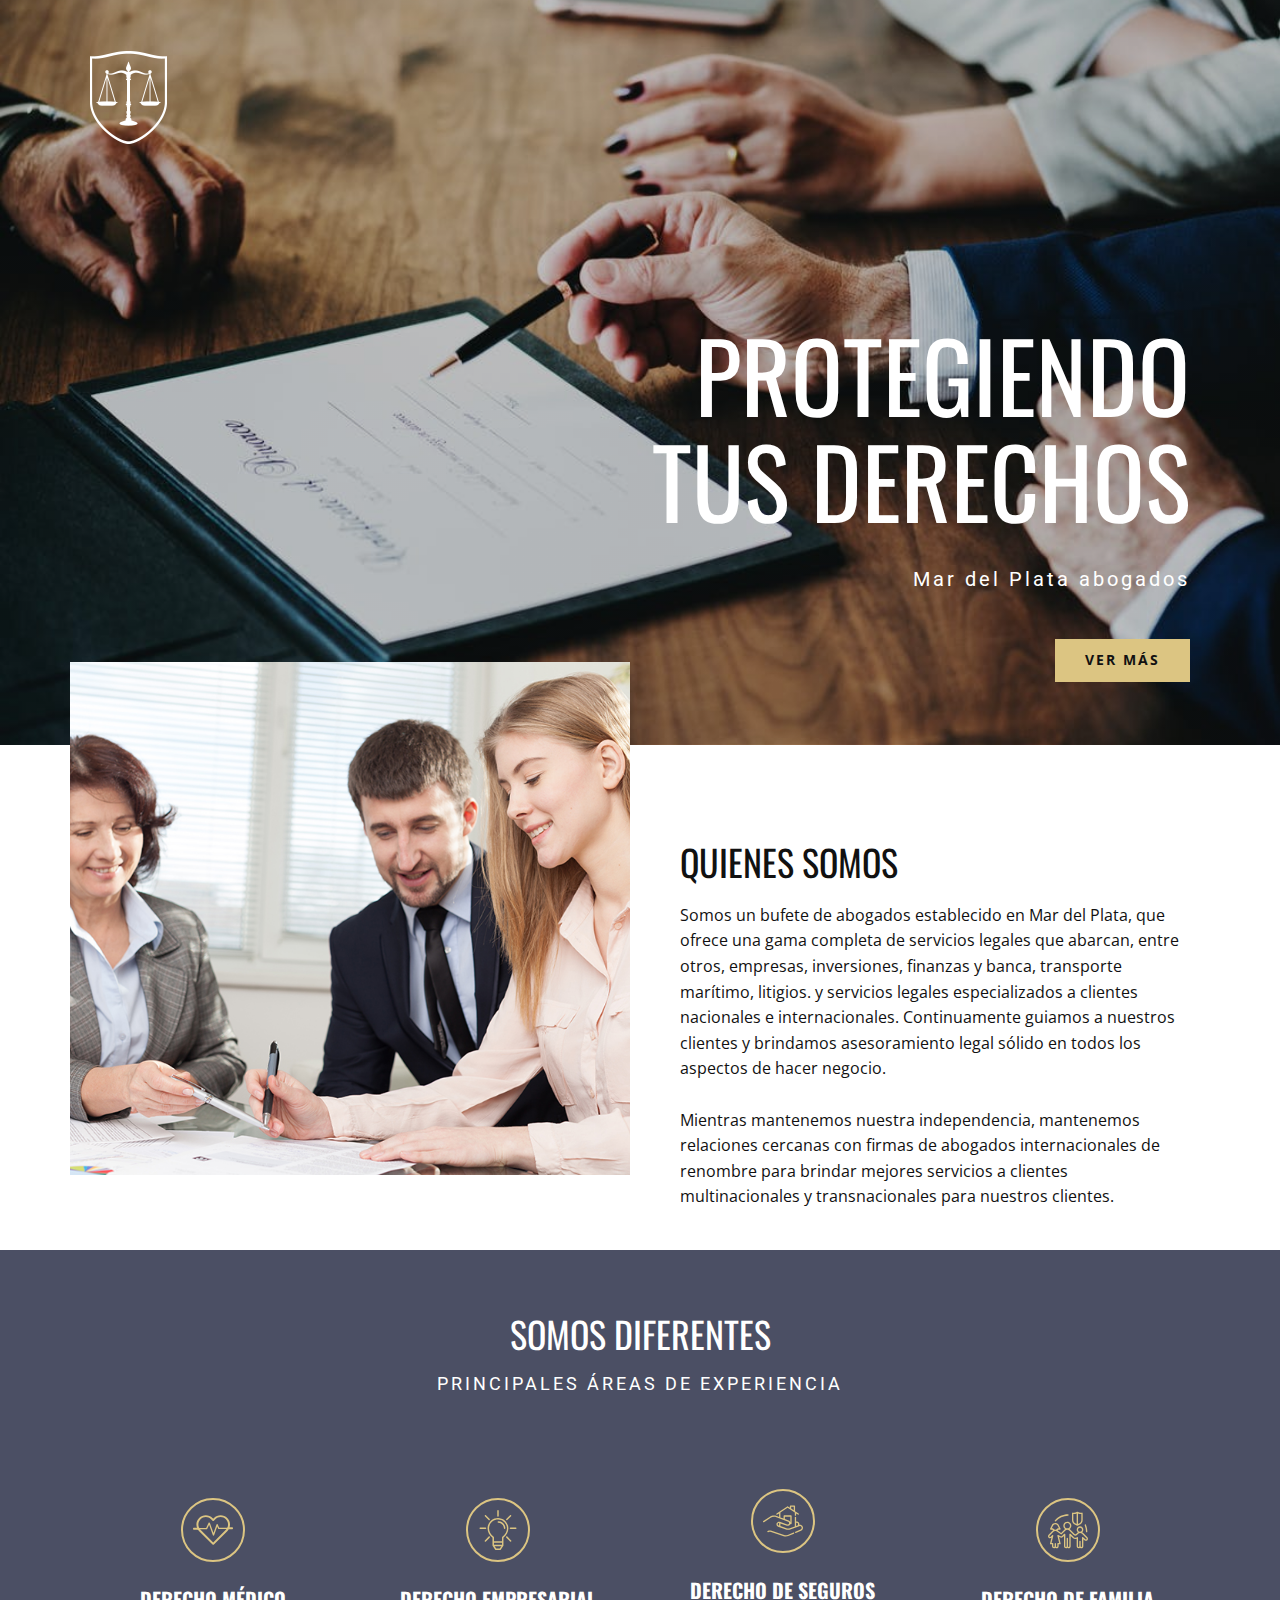
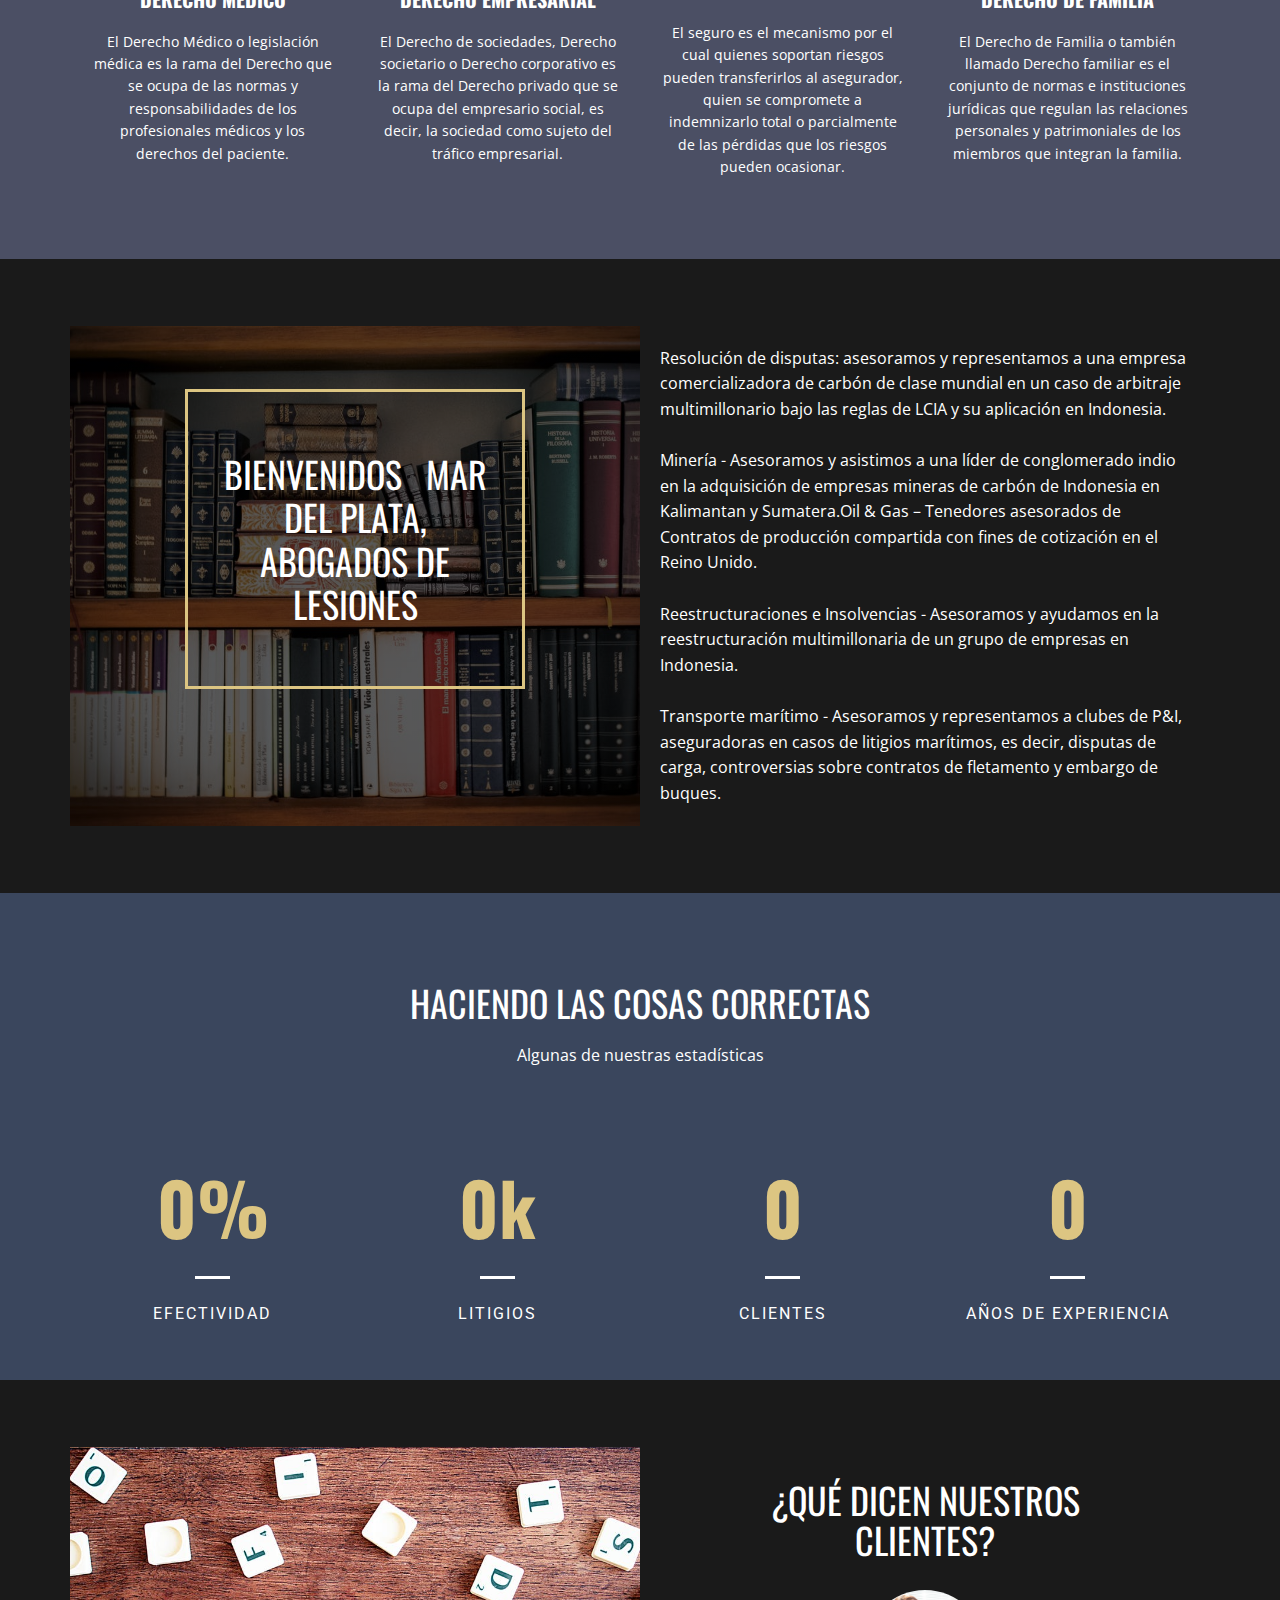
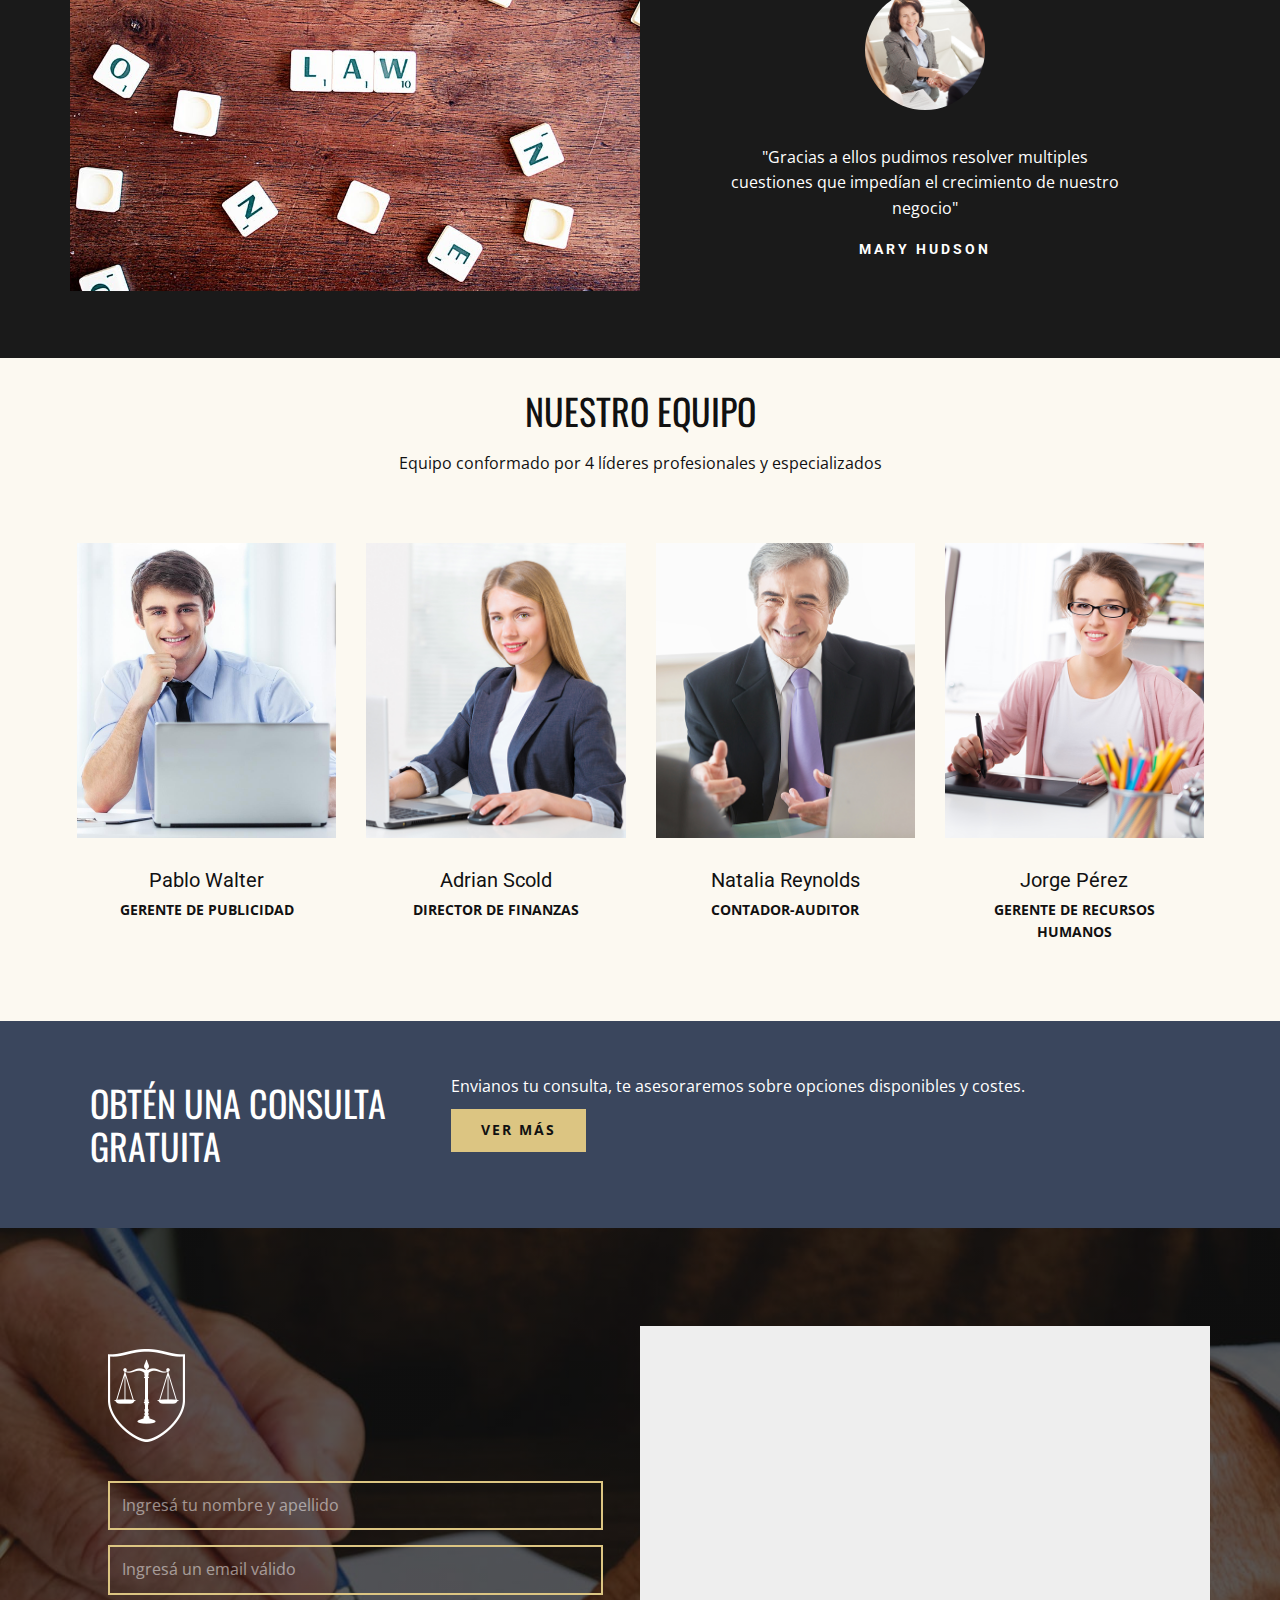
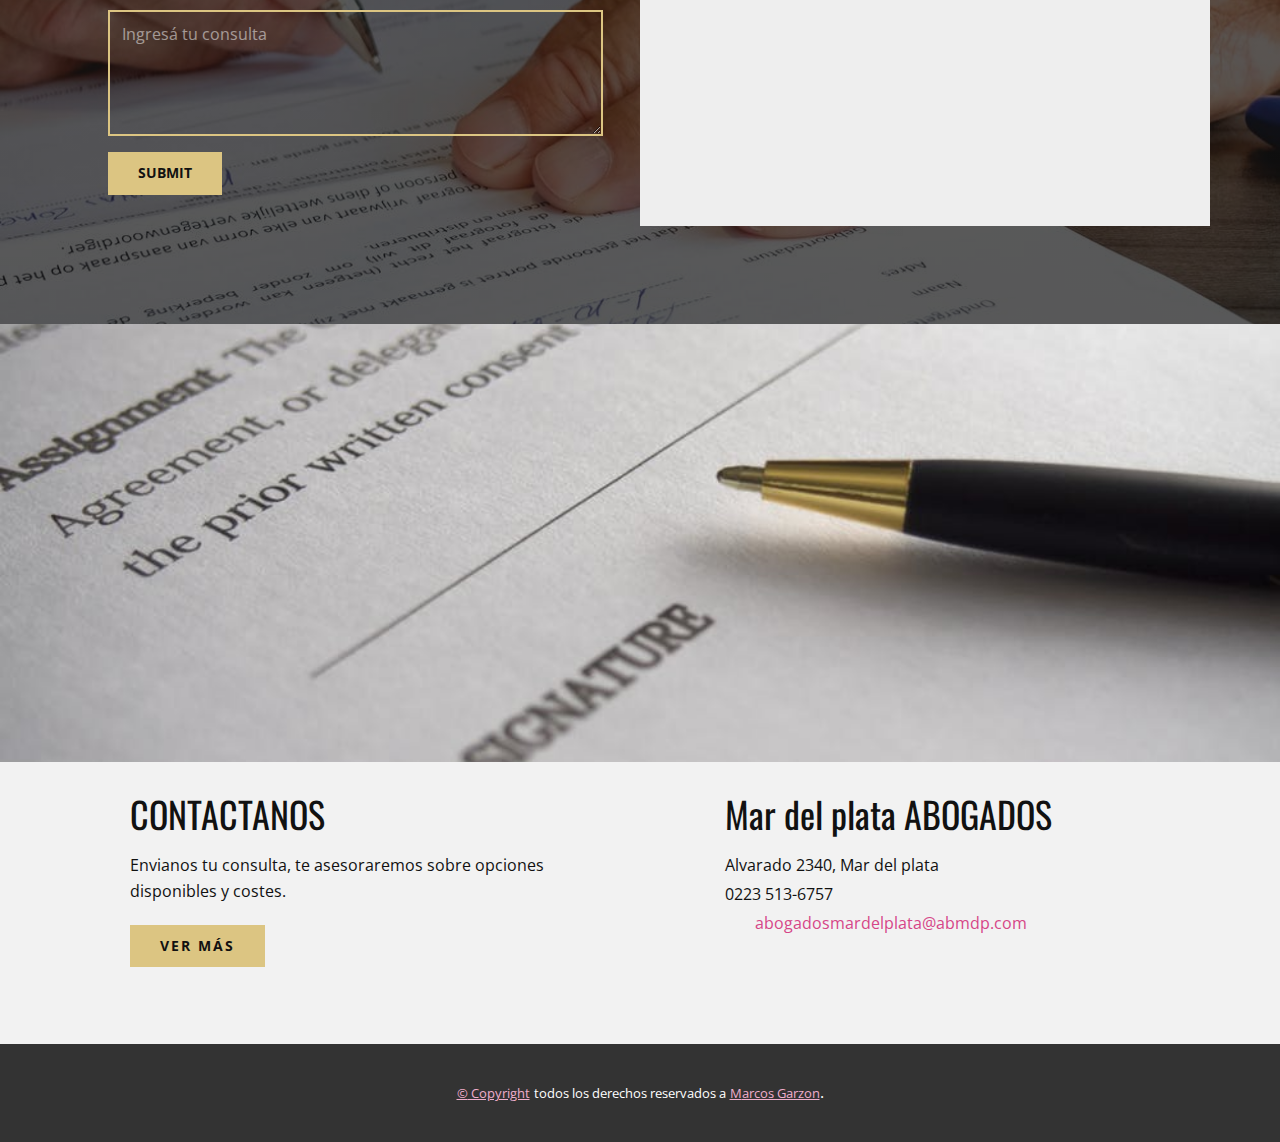
<file: index.html>
<!DOCTYPE html>
<html style="font-size: 16px;" lang="es"><head>
    <meta name="viewport" content="width=device-width, initial-scale=1.0">
    <meta charset="utf-8">
    <meta name="keywords" content="PROTECTING YOUR RIGHTS, WE ARE DIFFERENT, wellcom to&nbsp;LOUISIANA INJURY LAWYERS, Doing The Right Things, 89%, 89%, 89%, 89%, what our clients say&amp;apos;s, Our Team, CONTACT US, Empire State Building">
    <meta name="description" content="">
    <title>Page 2</title>
    <link rel="stylesheet" href="nicepage.css" media="screen">
<link rel="stylesheet" href="Page-2.css" media="screen">
    <script class="u-script" type="text/javascript" src="jquery-1.9.1.min.js" defer=""></script>
    <script class="u-script" type="text/javascript" src="nicepage.js" "="" defer=""></script>
    <meta name="generator" content="Nicepage 4.17.13, nicepage.com">
    <link id="u-theme-google-font" rel="stylesheet" href="https://fonts.googleapis.com/css?family=Roboto:100,100i,300,300i,400,400i,500,500i,700,700i,900,900i|Open+Sans:300,300i,400,400i,500,500i,600,600i,700,700i,800,800i">
    <link id="u-page-google-font" rel="stylesheet" href="https://fonts.googleapis.com/css?family=Oswald:200,300,400,500,600,700">
    <script type="application/ld+json">{
		"@context": "http://schema.org",
		"@type": "Organization",
		"name": ""
}</script>
    <meta name="theme-color" content="#d64688">
    <meta property="og:title" content="Page 2">
    <meta property="og:type" content="website">
  </head>
  <body data-home-page="https://website2795599.nicepage.io/Page-2.html?version=5f61e28d-e320-4c58-948a-def2973a1255" data-home-page-title="Page 2" class="u-body u-xl-mode" data-lang="es"> 
    <section class="u-clearfix u-image u-shading u-section-1" id="sec-9bd1">
      <div class="u-clearfix u-sheet u-sheet-1">
        <img src="images/b830c9ee53b7d3c27cb8fdb1d86e96bc.png" alt="" class="u-image u-image-default u-image-1" data-image-width="77" data-image-height="94">
        <div class="u-align-right u-container-style u-expanded-width-sm u-expanded-width-xs u-group u-group-1">
          <div class="u-container-layout u-valign-middle-lg u-valign-middle-md u-valign-middle-sm u-valign-middle-xl u-container-layout-1">
            <h1 class="u-custom-font u-font-oswald u-text u-text-body-alt-color u-title u-text-1">PROTEGIENDO TUS DERECHOS</h1>
            <h3 class="u-text u-text-2">Mar del Plata abogados</h3>
            <a href="#" class="u-btn u-button-style u-palette-5-base u-btn-1">Ver más</a>
          </div>
        </div>
      </div>
    </section>
    <section class="u-clearfix u-white u-section-2" id="sec-be49">
      <div class="u-clearfix u-sheet u-sheet-1">
        <div class="u-clearfix u-expanded-width u-gutter-20 u-layout-spacing-vertical u-layout-wrap u-layout-wrap-1">
          <div class="u-layout">
            <div class="u-layout-row">
              <div class="u-align-left u-container-style u-layout-cell u-right-cell u-size-30 u-layout-cell-1">
                <div class="u-container-layout" src="">
                  <img class="u-expanded-width u-image u-image-1" src="images/43962fdc27fbb9a51adab51bb532edbe.jpeg">
                </div>
              </div>
              <div class="u-align-left u-container-style u-layout-cell u-left-cell u-size-30 u-layout-cell-2">
                <div class="u-container-layout u-valign-middle u-container-layout-2">
                  <h3 class="u-custom-font u-font-oswald u-text u-text-1">QUIENES SOMOS</h3>
                  <p class="u-text u-text-2">Somos un bufete de abogados establecido en Mar del Plata, que ofrece una gama completa de servicios legales que abarcan, entre otros, empresas, inversiones, finanzas y banca, transporte marítimo, litigios.
                    y servicios legales especializados a clientes nacionales e internacionales. Continuamente guiamos a nuestros clientes y brindamos asesoramiento legal sólido en todos los aspectos de hacer
                    negocio.<br>
                    <br>Mientras mantenemos nuestra independencia, mantenemos relaciones cercanas con firmas de abogados internacionales de renombre para brindar mejores servicios a clientes multinacionales y transnacionales para nuestros clientes.<br>
                  </p>
                </div>
              </div>
            </div>
          </div>
        </div>
      </div>
    </section>
    <section class="u-clearfix u-palette-4-dark-2 u-section-3" id="sec-2fd2">
      <div class="u-clearfix u-sheet u-sheet-1">
        <div class="u-align-center u-container-style u-group u-group-1">
          <div class="u-container-layout u-valign-middle u-container-layout-1">
            <h2 class="u-custom-font u-font-oswald u-text u-text-body-alt-color u-text-1">SOMOS DIFERENTES</h2>
            <h5 class="u-text u-text-body-alt-color u-text-2">PRINCIPALES ÁREAS DE EXPERIENCIA</h5>
          </div>
        </div>
        <div class="u-clearfix u-expanded-width-lg u-expanded-width-md u-expanded-width-xl u-expanded-width-xs u-layout-wrap u-layout-wrap-1">
          <div class="u-layout">
            <div class="u-layout-row">
              <div class="u-align-center u-container-style u-layout-cell u-left-cell u-size-15 u-size-30-md u-layout-cell-1">
                <div class="u-container-layout u-valign-middle u-container-layout-2"><span class="u-border-2 u-border-palette-5-base u-icon u-icon-circle u-text-palette-5-base u-icon-1"><svg class="u-svg-link" preserveAspectRatio="xMidYMin slice" viewBox="0 0 484 484" style="undefined"><use xlink:href="#svg-a38e"></use></svg><svg class="u-svg-content" viewBox="0 0 484 484" x="0px" y="0px" id="svg-a38e" style="enable-background:new 0 0 484 484;"><g><g><path d="M414.74,95.558c-21.512-21.516-50.12-33.364-80.544-33.364c-30.428,0-59.032,11.848-80.544,33.364l-9.044,9.044    l-9.044-9.044c-21.516-21.516-50.124-33.364-80.548-33.364c-30.428,0-59.032,11.848-80.544,33.364    c-44.416,44.408-44.416,116.672,0,161.084L236.12,418.29c2.344,2.344,5.412,3.516,8.484,3.516c3.072,0,6.14-1.172,8.492-3.512    L414.74,256.646c21.516-21.512,33.364-50.12,33.364-80.544C448.104,145.674,436.256,117.07,414.74,95.558z M397.768,239.674    l-153.16,153.164L91.444,239.674c-35.056-35.056-35.056-92.092,0-127.148c16.98-16.98,39.556-26.332,63.572-26.332    c24.012,0,46.592,9.352,63.576,26.332l17.528,17.528c4.688,4.688,12.28,4.688,16.968,0l17.528-17.528    c16.984-16.98,39.56-26.332,63.576-26.332s46.596,9.352,63.576,26.332C432.824,147.582,432.824,204.618,397.768,239.674z"></path>
</g>
</g><g><g><path d="M56,213.806H12c-6.628,0-12,5.372-12,12s5.372,12,12,12h44c6.628,0,12-5.372,12-12S62.628,213.806,56,213.806z"></path>
</g>
</g><g><g><path d="M431.992,214.194H317.144l-17.872-39.308c-1.348-2.972-4.284-4.78-7.624-4.684c-3.26,0.14-6.108,2.24-7.196,5.316    l-36.528,102.936l-44.408-122.98c-1.096-3.036-3.916-5.12-7.148-5.272c-3.456-0.16-6.236,1.66-7.612,4.584l-29.84,63.408h-98.92    c-4.42,0-8,3.584-8,8s5.264,7.612,9.684,7.612h104c3.1,0,4.236-1.4,5.556-4.204l23.788-50.548l45.452,125.86    c1.144,3.168,4.152,5.28,7.524,5.28c0.008,0,0.016,0,0.016,0c3.38-0.008,6.388-2.14,7.516-5.324l37.376-105.332l11.804,25.964    c1.296,2.86,5.832,4.304,8.968,4.304h120c4.416,0,6.312-3.196,6.312-7.612S436.408,214.194,431.992,214.194z"></path>
</g>
</g><g><g><path d="M472,209.806h-36c-6.628,0-12,5.372-12,12s5.372,12,12,12h36c6.628,0,12-5.372,12-12S478.628,209.806,472,209.806z"></path>
</g>
</g></svg></span>
                  <h3 class="u-custom-font u-font-oswald u-text u-text-body-alt-color u-text-3">DERECHO MÉDICO</h3>
                  <p class="u-text u-text-body-alt-color u-text-4">El Derecho Médico o legislación médica es la rama del Derecho que se ocupa de las normas y responsabilidades de los profesionales médicos y los derechos del paciente.</p>
                </div>
              </div>
              <div class="u-align-center u-container-style u-layout-cell u-size-15 u-size-30-md u-layout-cell-2">
                <div class="u-container-layout u-valign-middle u-container-layout-3"><span class="u-border-2 u-border-palette-5-base u-icon u-icon-circle u-text-palette-5-base u-icon-2"><svg class="u-svg-link" preserveAspectRatio="xMidYMin slice" viewBox="0 0 431.76 431.76" style="undefined"><use xlink:href="#svg-822f"></use></svg><svg class="u-svg-content" viewBox="0 0 431.76 431.76" x="0px" y="0px" id="svg-822f" style="enable-background:new 0 0 431.76 431.76;"><g><g><path d="M215.88,85.12C153.556,85.164,103.044,135.676,103,198c0.557,40.682,20.351,78.696,53.36,102.48V382    c0.027,0.932,0.216,1.853,0.56,2.72v0.64c0.138,0.33,0.299,0.651,0.48,0.96l28.16,41.92c1.49,2.205,3.979,3.524,6.64,3.52h46.56    c2.661,0.004,5.15-1.315,6.64-3.52l28.16-41.92c0.181-0.309,0.342-0.63,0.48-0.96v-0.64c0.344-0.867,0.533-1.788,0.56-2.72v-81.52    c33.01-23.784,52.803-61.798,53.36-102.48C327.918,135.987,277.891,85.603,215.88,85.12z M234.92,416h-38.08l-17.44-25.92h72.88    L234.92,416z M172.44,374.08v-21.2h86.88l0.08,21.2H172.44z M263,289.52l0,0.24c-2.259,1.487-3.613,4.015-3.6,6.72v40.64h-86.96    V296c0.013-2.705-1.341-5.233-3.6-6.72c-30.628-20.467-49.233-54.687-49.76-91.52c1.537-53.483,46.14-95.594,99.623-94.057    c51.323,1.475,92.582,42.734,94.057,94.057C312.312,234.679,293.697,269.005,263,289.52z"></path>
</g>
</g><g><g><path d="M219.08,121.36c-4.418,0-8,3.582-8,8s3.582,8,8,8c33.251,0.044,60.196,26.989,60.24,60.24c0,4.418,3.582,8,8,8    s8-3.582,8-8C295.276,155.512,261.168,121.404,219.08,121.36z"></path>
</g>
</g><g><g><path d="M81.48,189.6h-57.6c-4.418,0-8,3.582-8,8s3.582,8,8,8h57.6c4.418,0,8-3.582,8-8c0,0,0,0,0,0    C89.48,193.182,85.898,189.6,81.48,189.6z"></path>
</g>
</g><g><g><path d="M407.88,189.6h-57.6c-4.418,0-8,3.582-8,8s3.582,8,8,8h57.6c4.418,0,8-3.582,8-8S412.298,189.6,407.88,189.6z"></path>
</g>
</g><g><g><path d="M127.313,287.12c-2.874-3.356-7.924-3.747-11.28-0.873c-0.313,0.268-0.605,0.56-0.873,0.873v-0.16L74.28,328    c-3.356,2.874-3.747,7.924-0.873,11.28c2.874,3.356,7.924,3.747,11.28,0.873c0.313-0.268,0.605-0.56,0.873-0.873l40.88-40.88    C129.796,295.526,130.187,290.476,127.313,287.12z"></path>
</g>
</g><g><g><path d="M356.607,56c-2.995-2.565-7.412-2.565-10.407,0l-40.88,40.88c-3.137,3.111-3.158,8.177-0.047,11.314    c1.513,1.526,3.577,2.379,5.727,2.366l-0.08-0.08c2.126,0.012,4.17-0.823,5.68-2.32l40.88-40.88    C360.354,63.924,359.963,58.874,356.607,56z"></path>
</g>
</g><g><g><path d="M359.067,329.609c-0.45-0.609-0.984-1.151-1.587-1.609l-40.88-41.04c-2.874-3.356-7.924-3.747-11.28-0.873    c-3.356,2.874-3.747,7.924-0.873,11.28c0.268,0.313,0.56,0.605,0.873,0.873l40.88,40.88c2.626,3.553,7.636,4.304,11.189,1.678    S361.693,333.162,359.067,329.609z"></path>
</g>
</g><g><g><path d="M126.44,96.88L85.56,56c-3.356-2.874-8.406-2.483-11.28,0.873c-2.565,2.995-2.565,7.412,0,10.407l40.88,40.88    c3.356,2.874,8.406,2.483,11.28-0.873C129.005,104.292,129.005,99.875,126.44,96.88z"></path>
</g>
</g><g><g><path d="M215.88,0c-4.418,0-8,3.582-8,8v57.84c-0.133,4.416,3.34,8.104,7.756,8.236c0.081,0.002,0.162,0.004,0.244,0.004    c4.418,0,8-3.582,8-8V8C223.88,3.582,220.298,0,215.88,0z"></path>
</g>
</g></svg></span>
                  <h3 class="u-custom-font u-font-oswald u-text u-text-body-alt-color u-text-5">DERECHO EMPRESARIAL</h3>
                  <p class="u-text u-text-body-alt-color u-text-6">El Derecho de sociedades, Derecho societario o Derecho corporativo es la rama del Derecho privado que se ocupa del empresario social, es decir, la sociedad como sujeto del tráfico empresarial.</p>
                </div>
              </div>
              <div class="u-container-style u-layout-cell u-size-15 u-size-30-md u-layout-cell-3">
                <div class="u-container-layout u-container-layout-4"><span class="u-border-2 u-border-palette-5-base u-icon u-icon-circle u-text-palette-5-base u-icon-3"><svg class="u-svg-link" preserveAspectRatio="xMidYMin slice" viewBox="0 0 512 512" style="undefined"><use xlink:href="#svg-f446"></use></svg><svg class="u-svg-content" viewBox="0 0 512 512" x="0px" y="0px" id="svg-f446" style="enable-background:new 0 0 512 512;"><g><g><path d="M400.513,407.675c-1.773-4.253-6.66-6.262-10.911-4.489l-72.932,30.422c-14.685,6.134-31.1,6.767-46.226,1.78    L99.38,379.024c-10.772-3.556-22.425-3.001-32.806,1.556l-6.788,2.971c-4.221,1.849-6.145,6.768-4.298,10.989    c1.848,4.221,6.769,6.144,10.989,4.296l6.796-2.975c6.609-2.901,14.023-3.254,20.879-0.992l171.067,56.366    c8.442,2.782,17.205,4.168,25.954,4.168c10.877,0,21.734-2.14,31.923-6.397l72.928-30.421    C400.277,416.813,402.287,411.928,400.513,407.675z"></path>
</g>
</g><g><g><path d="M508.861,328.574l-0.116-0.27c-7.508-17.411-26.418-26.822-44.549-22.909c2.297-7.44,1.921-15.37-1.135-22.635    c-3.446-8.192-9.88-14.541-18.137-17.885c-0.089-0.036-0.185-0.072-0.287-0.11c-6.784-2.678-14.138-2.974-20.936-1.119V209.56    c0-4.608-3.736-8.344-8.344-8.344c-4.608,0-8.344,3.736-8.344,8.344v115.511l-73.351,25.666    c-7.953,2.776-16.702,2.776-24.636,0.001l-86.228-30.133v-33.621l82.572,28.236c16.668,5.715,35.221-2.337,42.477-18.33h10.441    c4.608,0,8.344-3.736,8.344-8.344V191.76c0-4.608-3.736-8.344-8.344-8.344h-86.773c-4.608,0-8.344,3.736-8.344,8.344v33.598    l-40.372-15.486v-62.278l92.102-60.989l92.113,60.991v34.154c0,4.608,3.736,8.344,8.344,8.344c4.608,0,8.344-3.736,8.344-8.344    v-23.111l22.904,15.165c1.417,0.939,3.016,1.388,4.599,1.388c2.704,0,5.359-1.314,6.964-3.738    c2.544-3.843,1.492-9.019-2.351-11.563l-45.466-30.106V64.939c0-4.608-3.736-8.344-8.344-8.344h-50.062    c-4.608,0-8.344,3.736-8.344,8.344v20.65l-24.091-15.952c-2.792-1.849-6.42-1.849-9.212,0l-136.305,90.257    c-3.843,2.544-4.894,7.721-2.351,11.563c2.545,3.844,7.723,4.895,11.563,2.351l22.905-15.166v44.833l-28.14-10.794    c-1.081-0.429-2.269-0.863-3.728-1.363c-29.6-10.17-63.345-5.529-90.264,12.41L3.718,257.193    c-3.835,2.554-4.873,7.735-2.317,11.57c2.554,3.834,7.734,4.873,11.57,2.317l80.262-53.468    c22.62-15.074,50.876-19.006,75.6-10.512c1.208,0.414,2.156,0.759,3.072,1.121l150.97,57.911c4.483,1.711,8.004,5.092,9.913,9.52    c1.97,4.567,1.964,9.573-0.023,14.106c-3.663,8.397-13.32,12.647-21.989,9.674l-95.77-32.749    c-7.651-2.619-15.957-2.296-23.391,0.908c-9.235,3.983-16.002,11.831-18.567,21.532c-4.313,16.294,4.784,33.43,20.717,39.012    l109.758,38.356c11.482,4.014,24.14,4.014,35.646-0.001l125.839-44.032c11.223-3.931,23.709,1.535,28.443,12.512l0.048,0.112    c2.372,5.611,2.411,11.809,0.106,17.451c-2.308,5.65-6.683,10.058-12.319,12.409l-67.196,28.029    c-4.253,1.774-6.262,6.659-4.489,10.912c1.336,3.203,4.438,5.134,7.704,5.134c1.07,0,2.159-0.208,3.208-0.645l67.196-28.029    c9.763-4.074,17.342-11.709,21.342-21.5C513.046,349.063,512.98,338.316,508.861,328.574z M360.289,73.282h33.374v45.455    l-33.374-22.099V73.282z M328.836,250.548l-48.979-18.788v-31.656h70.086v74.461c-0.454-1.878-1.059-3.727-1.832-5.52    C344.402,260.444,337.551,253.872,328.836,250.548z M206.11,314.775l-6.837-2.388c-7.76-2.72-12.194-11.061-10.095-18.993    c1.248-4.718,4.543-8.537,9.043-10.477c2.509-1.082,5.221-1.473,7.889-1.196V314.775z M447.737,301.926l-4.281,10.396    l-19.754,6.912V281.66h-0.001c4.393-2.746,9.922-3.315,14.822-1.367c0.078,0.031,0.161,0.063,0.25,0.096    c4.047,1.668,7.208,4.805,8.908,8.844C449.399,293.317,449.418,297.83,447.737,301.926z"></path>
</g>
</g></svg></span>
                  <h3 class="u-align-center u-custom-font u-font-oswald u-text u-text-body-alt-color u-text-7">DERECHO DE SEGUROS</h3>
                  <p class="u-align-center u-text u-text-body-alt-color u-text-8">El seguro es el mecanismo por el cual quienes soportan riesgos pueden transferirlos al asegurador, quien se compromete a indemnizarlo total o parcialmente de las pérdidas que los riesgos pueden ocasionar.</p>
                </div>
              </div>
              <div class="u-align-center u-container-style u-layout-cell u-right-cell u-size-15 u-size-30-md u-layout-cell-4">
                <div class="u-container-layout u-valign-middle u-container-layout-5"><span class="u-border-2 u-border-palette-5-base u-icon u-icon-circle u-text-palette-5-base u-icon-4"><svg class="u-svg-link" preserveAspectRatio="xMidYMin slice" viewBox="0 0 479.97 479.97" style="undefined"><use xlink:href="#svg-22c0"></use></svg><svg class="u-svg-content" viewBox="0 0 479.97 479.97" x="0px" y="0px" id="svg-22c0" style="enable-background:new 0 0 479.97 479.97;"><g><g><path d="M407.972,31.491c-0.538,0-1.075,0.054-1.602,0.162c-16.044,3.229-32.715,0.323-46.72-8.144l-3.512-2.12    c-0.221-0.11-0.448-0.209-0.68-0.296c-0.232-0.112-0.464-0.208-0.704-0.304c-1.776-0.656-3.728-0.656-5.504,0    c-0.24,0.096-0.472,0.192-0.704,0.304c-0.232,0.087-0.458,0.186-0.68,0.296l-3.512,2.12c-14.021,8.487-30.72,11.394-46.784,8.144    c-4.329-0.884-8.555,1.909-9.438,6.238c-0.108,0.527-0.162,1.064-0.162,1.602v80.56c0,11.348,3.068,22.485,8.88,32.232    c6.721,11.314,16.862,20.2,28.96,25.376l23.024,9.92c2.007,0.864,4.281,0.864,6.288,0l23.032-9.92    c12.086-5.182,22.216-14.068,28.928-25.376c5.815-9.746,8.886-20.883,8.888-32.232v-80.56    C415.971,35.074,412.39,31.491,407.972,31.491z M343.97,168.068l-11.864-5.112c-8.991-3.856-16.527-10.467-21.52-18.88    c-4.325-7.259-6.611-15.55-6.616-24V48.684c13.713,1.092,27.478-1.322,40-7.016V168.068z M399.97,120.052    c-0.005,8.45-2.291,16.741-6.616,24c-4.993,8.413-12.529,15.024-21.52,18.88l-11.864,5.144V41.668    c12.523,5.692,26.288,8.106,40,7.016V120.052z"></path>
</g>
</g><g><g><path d="M454.69,177.036c-1.643-4.101-6.3-6.094-10.401-4.452c-4.102,1.643-6.095,6.3-4.452,10.401    c0.061,0.152,0.127,0.302,0.197,0.45c10.573,24.22,16,50.373,15.936,76.8c0,4.418,3.582,8,8,8s8-3.582,8-8    C472.04,231.605,466.155,203.272,454.69,177.036z"></path>
</g>
</g><g><g><path d="M239.97,52.236c-60.794-0.014-118.547,26.588-158.048,72.8c-2.872,3.358-2.478,8.408,0.88,11.28    c3.358,2.872,8.408,2.478,11.28-0.88c36.459-42.66,89.77-67.217,145.888-67.2c4.418,0,8-3.582,8-8S244.388,52.236,239.97,52.236z"></path>
</g>
</g><g><g><path d="M472.658,327.516l-53.24-53.272c-2.949-2.924-6.261-5.457-9.856-7.536c16.982-14.13,19.294-39.351,5.164-56.332    c-14.13-16.982-39.351-19.294-56.332-5.164c-16.982,14.13-19.294,39.351-5.164,56.332c1.917,2.304,4.087,4.385,6.468,6.204    c-2.865,1.827-5.526,3.956-7.936,6.352l-14.544,13.808c-5.091,4.865-13.155,4.704-18.048-0.36l-53.264-53.272    c-2.263-2.257-4.748-4.281-7.416-6.04c22.106-14.631,28.166-44.413,13.535-66.519c-14.631-22.106-44.413-28.166-66.519-13.535    c-22.106,14.631-28.166,44.413-13.535,66.519c3.557,5.375,8.16,9.978,13.535,13.535c-2.665,1.764-5.146,3.79-7.408,6.048    l-40.76,40.8l-35.912-25.792c-2.065-1.963-4.3-3.738-6.68-5.304c3.252-2.216,6.223-4.819,8.848-7.752h20.376    c4.418,0.002,8.002-3.578,8.004-7.996c0.001-1.243-0.288-2.468-0.844-3.58l-17.808-35.624c-1.425-4.415-3.498-8.594-6.152-12.4    c-0.443-0.86-1.043-1.631-1.768-2.272c-16.291-20.655-46.242-24.193-66.897-7.902c-3.2,2.524-6.064,5.449-8.519,8.702    c-0.315,0.349-0.604,0.72-0.864,1.112c-2.755,3.892-4.913,8.174-6.4,12.704l-17.84,35.664c-1.984,3.948-0.392,8.756,3.556,10.74    c1.096,0.551,2.305,0.842,3.532,0.852h20.44c2.611,2.907,5.566,5.486,8.8,7.68c-2.567,1.714-4.962,3.672-7.152,5.848    L7.314,297.036c-9.751,9.75-9.752,25.559-0.002,35.31c4.683,4.683,11.035,7.314,17.658,7.314    c5.928-0.021,11.659-2.131,16.184-5.96l-16.92,68c-1.1,4.279,1.477,8.64,5.756,9.74c0.647,0.166,1.312,0.251,1.98,0.252h16v24    c-0.008,13.219,10.701,23.943,23.921,23.951c5.942,0.004,11.674-2.203,16.079-6.191c9.8,8.872,24.937,8.119,33.809-1.681    c3.988-4.405,6.195-10.137,6.191-16.079v-24h16c4.418,0.003,8.003-3.576,8.006-7.994c0-0.655-0.079-1.307-0.238-1.942    l-19.736-79.384l11.04,5.704c4.754,2.492,10.066,3.731,15.432,3.6c0.515,0.032,1.031,0.019,1.544-0.04    c0.352,0,0.72,0.056,0.92,0.056c6.622-0.019,12.97-2.649,17.664-7.32l13.368-13.368v124.688    c-0.038,13.206,10.636,23.943,23.842,23.981c5.974,0.017,11.738-2.202,16.158-6.221c9.8,8.872,24.937,8.119,33.809-1.681    c3.988-4.405,6.195-10.137,6.191-16.079V311.004l25.6,25.6c12.034,12.408,30.409,16.241,46.4,9.68v89.408    c-0.038,13.206,10.636,23.943,23.842,23.981c5.974,0.017,11.738-2.202,16.158-6.221c9.8,8.872,24.937,8.119,33.809-1.681    c3.988-4.405,6.195-10.137,6.191-16.079v-85.464l13.368,12.6c9.756,9.751,25.57,9.747,35.321-0.009    c4.679-4.681,7.308-11.028,7.311-17.647C479.989,338.546,477.356,332.188,472.658,327.516z M383.97,212.236    c13.255,0,24,10.745,24,24s-10.745,24-24,24s-24-10.745-24-24S370.715,212.236,383.97,212.236z M199.97,188.236    c0-17.673,14.327-32,32-32c17.673,0,32,14.327,32,32s-14.327,32-32,32C214.297,220.236,199.97,205.909,199.97,188.236z     M56.162,220.236h-11.2l12.288-24.608c0.181-0.362,0.336-0.736,0.464-1.12c0.998-3.185,2.488-6.195,4.416-8.92    c0.144-0.168,0.296-0.344,0.432-0.528c10.397-14.05,30.215-17.011,44.266-6.614c2.52,1.865,4.749,4.094,6.614,6.614    c0.128,0.176,0.272,0.344,0.416,0.512c1.939,2.726,3.435,5.742,4.432,8.936c0.128,0.384,0.283,0.758,0.464,1.12l12.304,24.608    h-11.2c-2.518,0-4.889,1.186-6.4,3.2c-5.516,7.324-13.941,11.892-23.088,12.52c-1.64-0.08-3.256-0.096-4.896,0    c-9.084-0.679-17.434-5.242-22.912-12.52C61.051,221.422,58.68,220.236,56.162,220.236z M461.359,351.511    c-1.679,1.681-3.957,2.626-6.333,2.629c-2.455-0.024-4.799-1.025-6.513-2.784l-27.024-25.52c-3.198-3.049-8.262-2.928-11.31,0.27    c-1.434,1.504-2.227,3.508-2.21,5.586v104c0,4.418-3.582,8-8,8s-8-3.582-8-8v-59.856c0-4.418-3.582-8-8-8s-8,3.582-8,8v59.856    c0,4.418-3.582,8-8,8s-8-3.582-8-8v-104c0.002-4.418-3.578-8.001-7.997-8.003c-2.041-0.001-4.006,0.779-5.491,2.179    c-10.343,10.214-27.007,10.11-37.221-0.233c-0.128-0.129-0.254-0.26-0.379-0.391l-39.2-39.2    c-3.093-3.155-8.158-3.204-11.313-0.111c-1.546,1.516-2.411,3.594-2.399,5.759v144c0,4.418-3.582,8-8,8s-8-3.582-8-8v-96    c0-4.418-3.582-8-8-8s-8,3.582-8,8v96c0,4.418-3.582,8-8,8s-8-3.582-8-8v-144c-0.001-4.418-3.583-7.999-8.002-7.998    c-2.121,0-4.154,0.843-5.654,2.342l-27,27c-1.543,1.56-3.603,2.501-5.792,2.648c-0.208,0-0.8-0.096-1.04-0.112s-0.416,0-0.616,0    c-0.373-0.028-0.747-0.028-1.12,0c-0.271,0-0.541,0.04-0.8,0.12c-2.611-0.004-5.183-0.629-7.504-1.824l-26.744-13.832    c-3.924-2.03-8.751-0.494-10.781,3.43c-0.892,1.725-1.127,3.716-0.659,5.602l21.536,86.624H119.97c-4.418,0-8,3.582-8,8v32    c0,4.418-3.582,8-8,8s-8-3.582-8-8v-32c0-4.418-3.582-8-8-8s-8,3.582-8,8v32c0,4.418-3.582,8-8,8s-8-3.582-8-8v-32    c0-4.418-3.582-8-8-8H42.234l21.536-86.656c1.061-4.289-1.555-8.626-5.844-9.688c-2.761-0.683-5.678,0.151-7.66,2.191    l-18.952,19.496c-3.483,3.521-9.161,3.552-12.682,0.07c-1.704-1.686-2.663-3.984-2.661-6.382c-0.014-2.404,0.944-4.712,2.656-6.4    l46.784-47.288c5.126-5.078,11.832-8.253,19.008-9c1.192,0.088,2.4,0.192,3.584,0.192c1.184,0,2.4-0.104,3.584-0.192    c7.176,0.747,13.882,3.922,19.008,9c0.306,0.31,0.638,0.594,0.992,0.848l41.936,30.112c3.184,2.282,7.552,1.923,10.32-0.848    l45.6-45.6c12.489-12.45,32.695-12.45,45.184,0l53.344,53.44c11.019,11.144,28.945,11.375,40.248,0.52l14.688-13.944    c12.642-12.073,32.542-12.073,45.184,0l53.264,53.264C464.858,342.329,464.86,348.007,461.359,351.511z"></path>
</g>
</g></svg></span>
                  <h3 class="u-custom-font u-font-oswald u-text u-text-body-alt-color u-text-9">DERECHO DE FAMILIA</h3>
                  <p class="u-text u-text-body-alt-color u-text-10">El Derecho de Familia o también llamado Derecho familiar es el conjunto de normas e instituciones jurídicas que regulan las relaciones personales y patrimoniales de los miembros que integran la familia.</p>
                </div>
              </div>
            </div>
          </div>
        </div>
      </div>
    </section>
    <section class="u-clearfix u-section-4" id="sec-edf4">
      <div class="u-clearfix u-sheet u-sheet-1">
        <div class="u-clearfix u-expanded-width u-layout-wrap u-layout-wrap-1">
          <div class="u-layout">
            <div class="u-layout-row">
              <div class="u-container-style u-image u-layout-cell u-left-cell u-shading u-size-30 u-image-1">
                <div class="u-container-layout">
                  <div class="u-align-center u-border-3 u-border-palette-5-base u-container-style u-group u-group-1">
                    <div class="u-container-layout u-valign-middle u-container-layout-2">
                      <h2 class="u-custom-font u-font-oswald u-text u-text-1">Bienvenidos &nbsp; Mar del Plata, ABOGADOS DE LESIONES</h2>
                    </div>
                  </div>
                </div>
              </div>
              <div class="u-container-style u-layout-cell u-right-cell u-size-30 u-layout-cell-2">
                <div class="u-container-layout u-valign-middle">
                  <p class="u-text u-text-2">Resolución de disputas: asesoramos y representamos a una empresa comercializadora de carbón de clase mundial en un caso de arbitraje multimillonario bajo las reglas de LCIA y su aplicación en Indonesia.<br>
                    <br>Minería - Asesoramos y asistimos a una líder
                    de conglomerado indio en la adquisición de empresas mineras de carbón de Indonesia en Kalimantan y Sumatera.Oil &amp; Gas – Tenedores asesorados de Contratos de producción compartida con fines de cotización en el Reino Unido.<br>
                    <br>Reestructuraciones e Insolvencias
                                    - Asesoramos y ayudamos en la reestructuración multimillonaria de un grupo de empresas en Indonesia.<br>
                    <br>Transporte marítimo - Asesoramos y representamos a clubes de P&I, aseguradoras en casos de litigios marítimos, es decir, disputas de carga,
                    controversias sobre contratos de fletamento y embargo de buques.
                  </p>
                </div>
              </div>
            </div>
          </div>
        </div>
      </div>
    </section>
    <section class="u-clearfix u-custom-color-1 u-section-5" id="sec-cf5f">
      <div class="u-clearfix u-sheet u-sheet-1">
        <div class="u-align-center u-container-style u-group u-group-1">
          <div class="u-container-layout u-valign-middle u-container-layout-1">
            <h2 class="u-custom-font u-font-oswald u-text u-text-body-alt-color u-text-1">HACIENDO LAS COSAS CORRECTAS</h2>
            <p class="u-text u-text-body-alt-color u-text-2">Algunas de nuestras estadísticas</p>
          </div>
        </div>
        <div class="u-clearfix u-expanded-width u-layout-wrap u-layout-wrap-1">
          <div class="u-layout">
            <div class="u-layout-row">
              <div class="u-align-center u-container-style u-layout-cell u-left-cell u-size-15 u-size-30-md u-layout-cell-1">
                <div class="u-container-layout u-valign-middle u-container-layout-2">
                  <h1 class="u-custom-font u-font-oswald u-text u-text-palette-5-base u-title u-text-3" data-animation-name="counter" data-animation-event="scroll" data-animation-duration="3000">89%</h1>
                  <div class="u-border-3 u-border-white u-line u-line-horizontal u-line-1"></div>
                  <h4 class="u-text u-text-body-alt-color u-text-4">Efectividad</h4>
                </div>
              </div>
              <div class="u-align-center u-container-style u-layout-cell u-size-15 u-size-30-md u-layout-cell-2">
                <div class="u-container-layout u-valign-middle u-container-layout-3">
                  <h1 class="u-custom-font u-font-oswald u-text u-text-palette-5-base u-title u-text-5" data-animation-name="counter" data-animation-event="scroll" data-animation-duration="3000">20k</h1>
                  <div class="u-border-3 u-border-white u-line u-line-horizontal u-line-2"></div>
                  <h4 class="u-text u-text-body-alt-color u-text-6">Litigios</h4>
                </div>
              </div>
              <div class="u-align-center u-container-style u-layout-cell u-size-15 u-size-30-md u-layout-cell-3">
                <div class="u-container-layout u-valign-middle u-container-layout-4">
                  <h1 class="u-custom-font u-font-oswald u-text u-text-palette-5-base u-title u-text-7" data-animation-name="counter" data-animation-event="scroll" data-animation-duration="3000">250</h1>
                  <div class="u-border-3 u-border-white u-line u-line-horizontal u-line-3"></div>
                  <h4 class="u-text u-text-body-alt-color u-text-8">Clientes</h4>
                </div>
              </div>
              <div class="u-align-center u-container-style u-layout-cell u-right-cell u-size-15 u-size-30-md u-layout-cell-4">
                <div class="u-container-layout u-valign-middle u-container-layout-5">
                  <h1 class="u-custom-font u-font-oswald u-text u-text-palette-5-base u-title u-text-9" data-animation-name="counter" data-animation-event="scroll" data-animation-duration="3000">15</h1>
                  <div class="u-border-3 u-border-white u-line u-line-horizontal u-line-4"></div>
                  <h4 class="u-text u-text-body-alt-color u-text-10">Años de experiencia</h4>
                </div>
              </div>
            </div>
          </div>
        </div>
      </div>
    </section>
    <section class="u-clearfix u-section-6" id="carousel_ecb1">
      <div class="u-clearfix u-sheet u-sheet-1">
        <div class="u-clearfix u-expanded-width u-layout-wrap u-layout-wrap-1">
          <div class="u-layout">
            <div class="u-layout-row">
              <div class="u-container-style u-image u-layout-cell u-left-cell u-size-30 u-image-1">
                <div class="u-container-layout"></div>
              </div>
              <div class="u-align-center-sm u-align-center-xs u-container-style u-layout-cell u-right-cell u-size-30 u-layout-cell-2">
                <div class="u-container-layout u-valign-middle u-container-layout-2">
                  <h2 class="u-align-center-lg u-align-center-md u-align-center-xl u-custom-font u-font-oswald u-text u-text-1">¿Qué dicen nuestros clientes?</h2>
                  <img src="images/d3a87f42703172f63fe1bbca2ecc27c1.jpeg" alt="" class="u-image u-image-circle u-image-2" data-image-width="900" data-image-height="600">
                  <p class="u-align-center-lg u-align-center-md u-align-center-xl u-text u-text-2">"Gracias a ellos pudimos resolver multiples cuestiones que impedían el crecimiento de nuestro negocio"</p>
                  <h6 class="u-align-center-lg u-align-center-md u-align-center-xl u-text u-text-3">Mary hudson</h6>
                </div>
              </div>
            </div>
          </div>
        </div>
      </div>
    </section>
    <section class="u-clearfix u-palette-5-light-3 u-section-7" id="sec-7ee3">
      <div class="u-clearfix u-sheet u-sheet-1">
        <div class="u-align-center-md u-align-center-sm u-align-center-xl u-align-center-xs u-align-left-lg u-container-style u-group u-group-1">
          <div class="u-container-layout u-container-layout-1">
            <h2 class="u-align-center-lg u-custom-font u-font-oswald u-text u-text-1">Nuestro equipo</h2>
            <p class="u-align-center-lg u-text u-text-2">Equipo conformado por 4 líderes profesionales y especializados</p>
          </div>
        </div>
        <div class="u-clearfix u-gutter-30 u-layout-wrap u-layout-wrap-1">
          <div class="u-gutter-0 u-layout">
            <div class="u-layout-row">
              <div class="u-container-style u-layout-cell u-left-cell u-size-15 u-size-30-md u-layout-cell-1">
                <div class="u-container-layout u-valign-top">
                  <img class="u-expanded-width u-image u-image-1" src="images/ae6ddae7c5427d8429342c2925075c48.jpeg">
                  <h5 class="u-align-center u-text u-text-3">Pablo Walter</h5>
                  <p class="u-align-center u-text u-text-4">Gerente de publicidad</p>
                </div>
              </div>
              <div class="u-container-style u-layout-cell u-size-15 u-size-30-md u-layout-cell-2">
                <div class="u-container-layout u-valign-top">
                  <img class="u-expanded-width u-image u-image-2" src="images/ed586d476297fc64da6627df84e0730c.jpeg">
                  <h5 class="u-align-center u-text u-text-5">Adrian Scold</h5>
                  <p class="u-align-center u-text u-text-6">Director de finanzas</p>
                </div>
              </div>
              <div class="u-container-style u-layout-cell u-size-15 u-size-30-md u-layout-cell-3">
                <div class="u-container-layout u-valign-top">
                  <img class="u-expanded-width u-image u-image-3" src="images/5a47ad9b468e862145140a48966a510e.jpeg">
                  <h5 class="u-align-center u-text u-text-7">Natalia Reynolds</h5>
                  <p class="u-align-center u-text u-text-8">Contador-auditor</p>
                </div>
              </div>
              <div class="u-container-style u-layout-cell u-right-cell u-size-15 u-size-30-md u-layout-cell-4">
                <div class="u-container-layout u-valign-top">
                  <img class="u-expanded-width u-image u-image-4" src="images/29861bdca0a74ce3cfe5cc1bff37c8cc.jpeg">
                  <h5 class="u-align-center u-text u-text-9">Jorge Pérez</h5>
                  <p class="u-align-center u-text u-text-10">Gerente de Recursos Humanos</p>
                </div>
              </div>
            </div>
          </div>
        </div>
      </div>
    </section>
    <section class="u-clearfix u-custom-color-1 u-section-8" id="sec-e257">
      <div class="u-clearfix u-sheet u-sheet-1">
        <div class="u-clearfix u-expanded-width u-layout-wrap u-layout-wrap-1">
          <div class="u-gutter-0 u-layout">
            <div class="u-layout-row">
              <div class="u-align-left u-container-style u-layout-cell u-left-cell u-size-19 u-layout-cell-1">
                <div class="u-container-layout u-valign-middle u-container-layout-1">
                  <h3 class="u-custom-font u-font-oswald u-text u-text-1">OBTÉN UNA CONSULTA GRATUITA</h3>
                </div>
              </div>
              <div class="u-align-left u-container-style u-layout-cell u-right-cell u-size-41 u-layout-cell-2">
                <div class="u-container-layout">
                  <p class="u-text u-text-2">Envianos tu consulta, te asesoraremos sobre opciones disponibles y costes.</p>
                  <a href="###" class="u-btn u-button-style u-palette-5-base u-btn-1">Ver más</a>
                </div>
              </div>
            </div>
          </div>
        </div>
      </div>
    </section>
    <section class="u-clearfix u-image u-shading u-section-9" id="sec-f7ba">
      <div class="u-clearfix u-sheet u-sheet-1">
        <div class="u-clearfix u-expanded-width u-layout-wrap u-layout-wrap-1">
          <div class="u-layout">
            <div class="u-layout-row">
              <div class="u-container-style u-layout-cell u-left-cell u-size-30 u-layout-cell-1">
                <div class="u-container-layout u-container-layout-1">
                  <img src="images/b830c9ee53b7d3c27cb8fdb1d86e96bc.png" alt="" class="u-image u-image-default u-image-1" data-image-width="77" data-image-height="94">
                  <div class="u-form u-form-1">
                    <form action="//publish.nicepage.com/Form/Process" method="POST" class="u-block-faa4-8 u-clearfix u-form-spacing-15 u-form-vertical u-inner-form" source="email"><!-- hidden inputs for siteId and pageId -->
                      <div class="u-form-group u-form-name">
                        <label for="name-1cd4" class="u-form-control-hidden u-label">Name</label>
                        <input type="text" placeholder="Ingresá tu nombre y apellido" id="name-1cd4" name="name" class="u-border-2 u-border-palette-5-base u-input u-input-rectangle" required="">
                      </div><!-- always visible -->
                      <div class="u-form-email u-form-group">
                        <label for="email-1cd4" class="u-form-control-hidden u-label">Email</label>
                        <input type="email" placeholder="Ingresá un email válido" id="email-1cd4" name="email" class="u-border-2 u-border-palette-5-base u-input u-input-rectangle" required="">
                      </div>
                      <div class="u-form-group u-form-message">
                        <label for="message-1cd4" class="u-form-control-hidden u-label">Message</label>
                        <textarea placeholder="Ingresá tu consulta" rows="4" cols="50" id="message-1cd4" name="message" class="u-border-2 u-border-palette-5-base u-input u-input-rectangle" required=""></textarea>
                      </div>
                      <div class="u-form-group u-form-submit">
                        <a href="#" class="u-btn u-btn-submit u-button-style u-palette-5-base u-btn-1">Submit</a>
                        <input type="submit" value="submit" class="u-form-control-hidden">
                      </div>
                      <div class="u-form-send-message u-form-send-success"> Gracias! Tu mensaje se ha enviado. </div>
                      <div class="u-form-send-error u-form-send-message"> No se puede enviar el mensaje, corrija los errores y vuelva a intentar </div>
                      <input type="hidden" name="formServices" value="0a7a3afe6dfbee295c28675bf232702a">
                    </form>
                  </div>
                </div>
              </div>
              <div class="u-container-style u-layout-cell u-right-cell u-size-30 u-layout-cell-2">
                <div class="u-container-layout">
                  <div class="u-expanded u-grey-light-2 u-map">
                    <div class="embed-responsive">
                      <iframe src="https://www.google.com/maps/embed?pb=!1m18!1m12!1m3!1d201170.64848248643!2d-57.871156077328244!3d-38.01698597729851!2m3!1f0!2f0!3f0!3m2!1i1024!2i768!4f13.1!3m3!1m2!1s0x9584d94d19d34209%3A0xdd9670804bfed126!2sMar%20del%20Plata%2C%20Provincia%20de%20Buenos%20Aires!5e0!3m2!1ses-419!2sar!4v1664909360037!5m2!1ses-419!2sar" width="600" height="450" style="border:0;" allowfullscreen="" loading="lazy" referrerpolicy="no-referrer-when-downgrade"></iframe>
                    </div>
                  </div>
                </div>
              </div>
            </div>
          </div>
        </div>
      </div>
    </section>
    <section class="u-clearfix u-grey-5 u-section-10" id="sec-630d">
      <img src="images/8a52d4c9d6ea6aa0bf45b43ae3e03b47.jpeg" alt="" class="u-align-left u-expanded-width u-image u-image-1">
      <div class="u-clearfix u-gutter-50 u-layout-wrap u-layout-wrap-1">
        <div class="u-gutter-0 u-layout">
          <div class="u-layout-row">
            <div class="u-align-left u-container-style u-layout-cell u-left-cell u-size-30 u-layout-cell-1">
              <div class="u-container-layout u-valign-top u-container-layout-1">
                <h2 class="u-custom-font u-font-oswald u-text u-text-1">CONTACTANOS</h2>
                <p class="u-text u-text-2">Envianos tu consulta, te asesoraremos sobre opciones disponibles y costes.</p>
                <a href="#" class="u-btn u-button-style u-palette-5-base u-btn-1">Ver más</a>
              </div>
            </div>
            <div class="u-align-left u-container-style u-layout-cell u-right-cell u-size-30 u-layout-cell-2">
              <div class="u-container-layout u-valign-top u-container-layout-2">
                <h2 class="u-custom-font u-font-oswald u-text u-text-3">Mar del plata ABOGADOS</h2>
                <p class="u-text u-text-4">Alvarado 2340, Mar del plata</p>
                <p class="u-text u-text-5">0223 513-6757</p>
                <p class="u-text u-text-6">
                  <a href="mailto:abogadosmardelplata@abmdp.com">abogadosmardelplata@abmdp.com</a>
                </p>
              </div>
            </div>
          </div>
        </div>
      </div>
    </section>
    
    
    
    <section class="u-backlink u-clearfix u-grey-80">
      <a class="u-link" href="https://github.com/marcosgarzon" target="_blank">
        <span>© Copyright </span>
      </a>
      <p class="u-text">
        <span>todos los derechos reservados a</span>
      </p>
      <a class="u-link" href="" target="_blank">
        <span>Marcos Garzon</span>
      </a>. 
    </section>
  
</body></html>
</file>
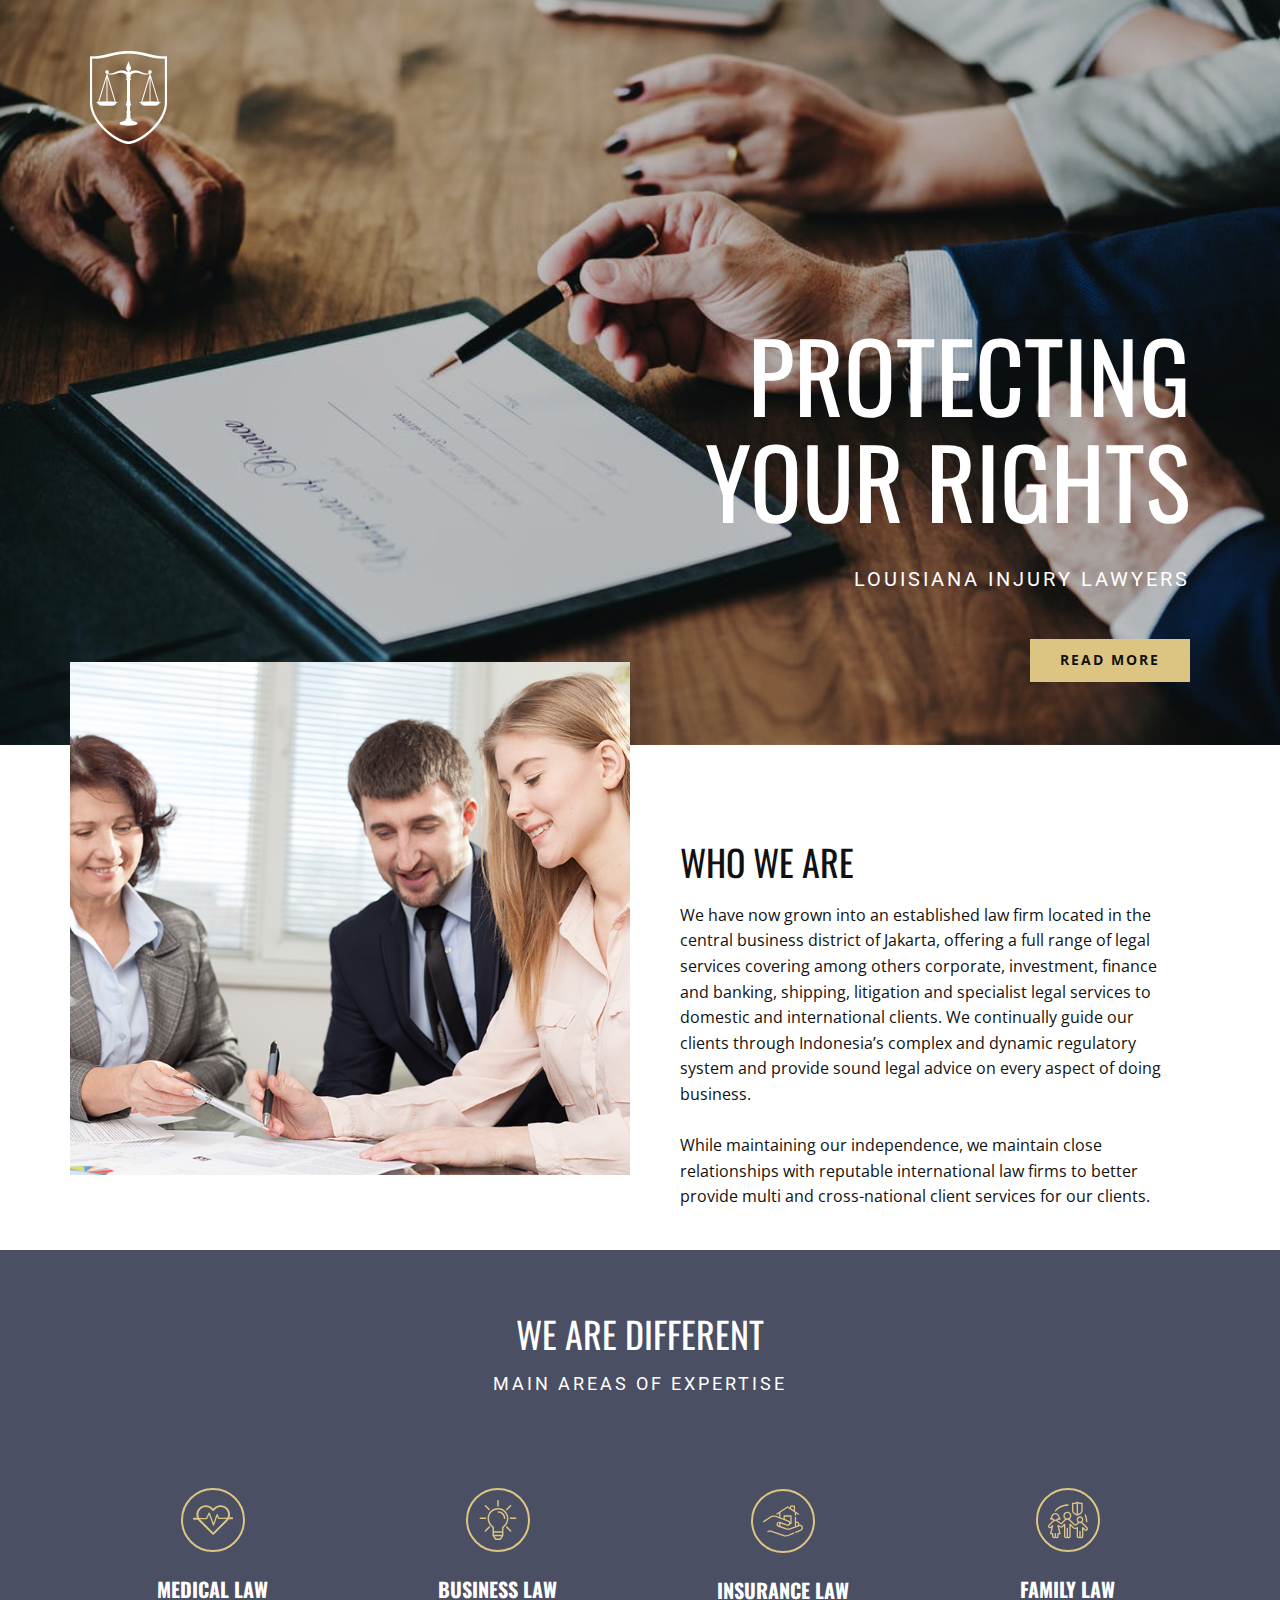
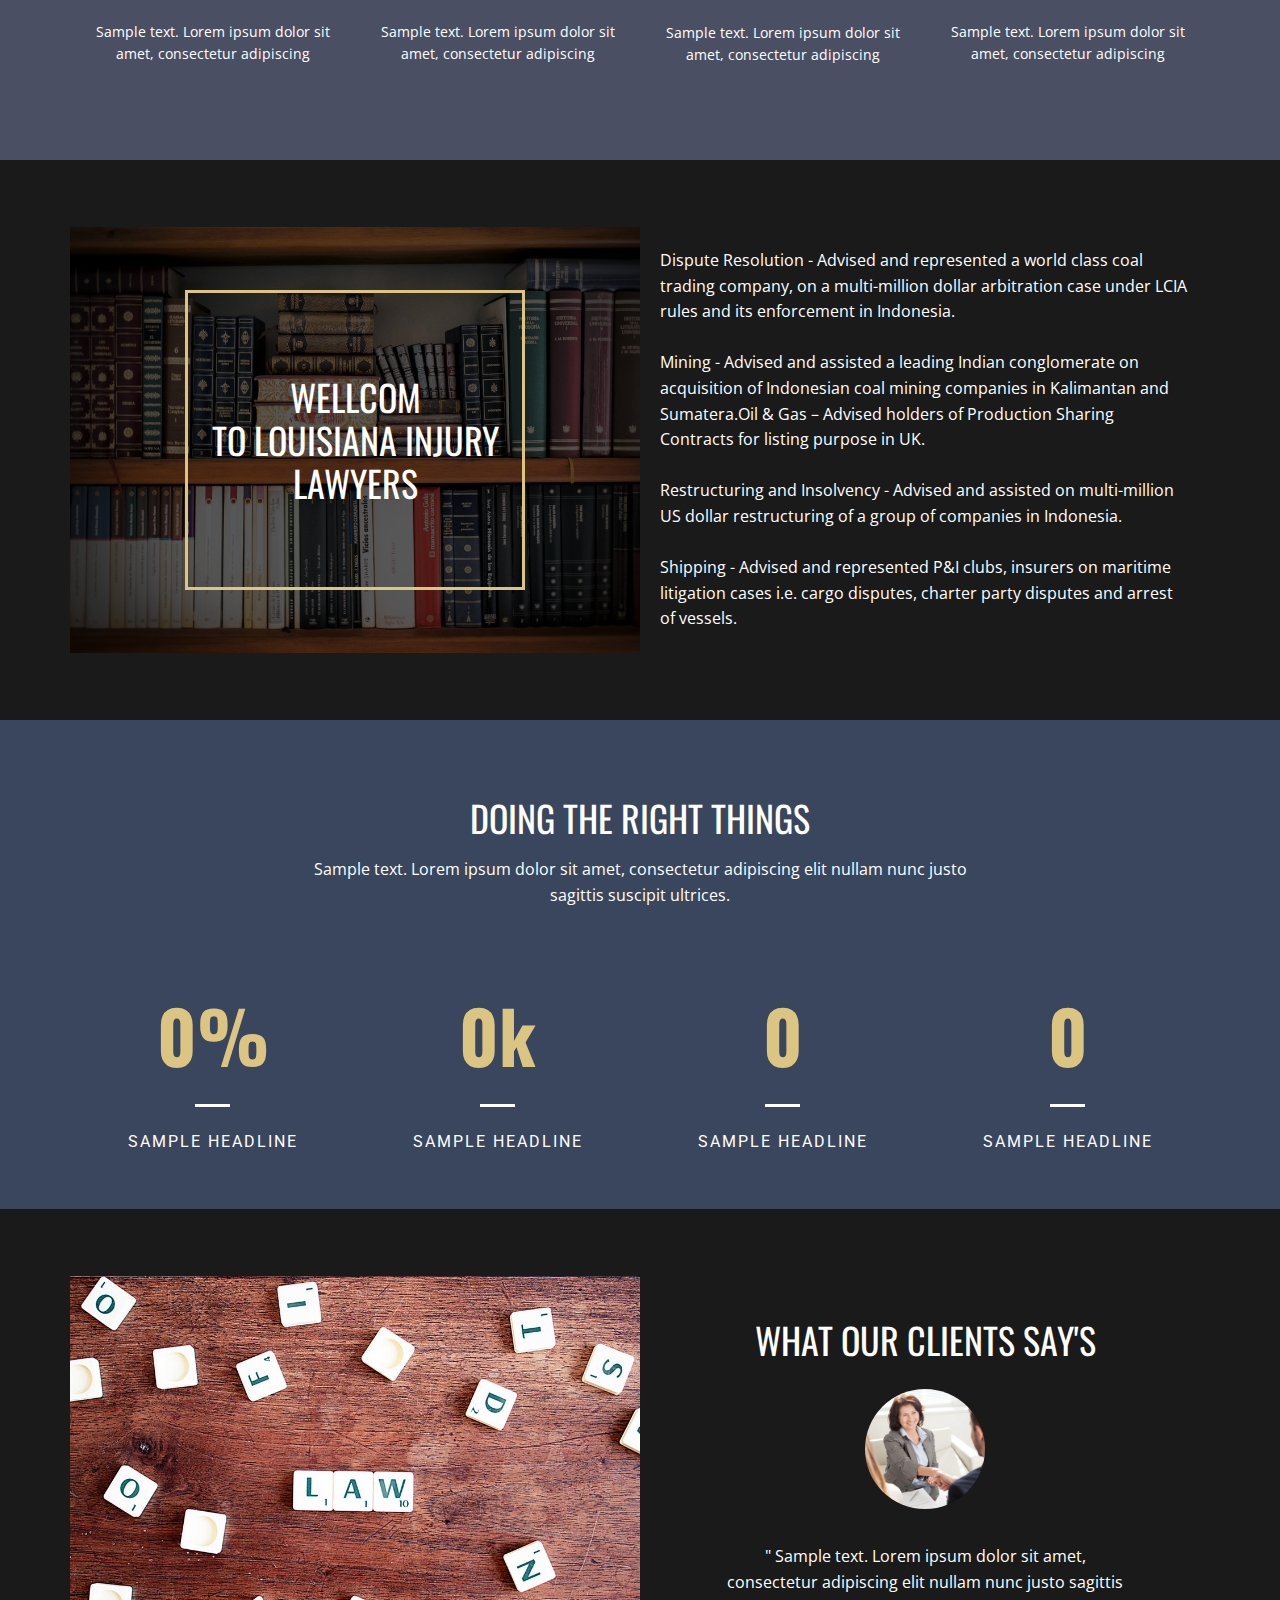
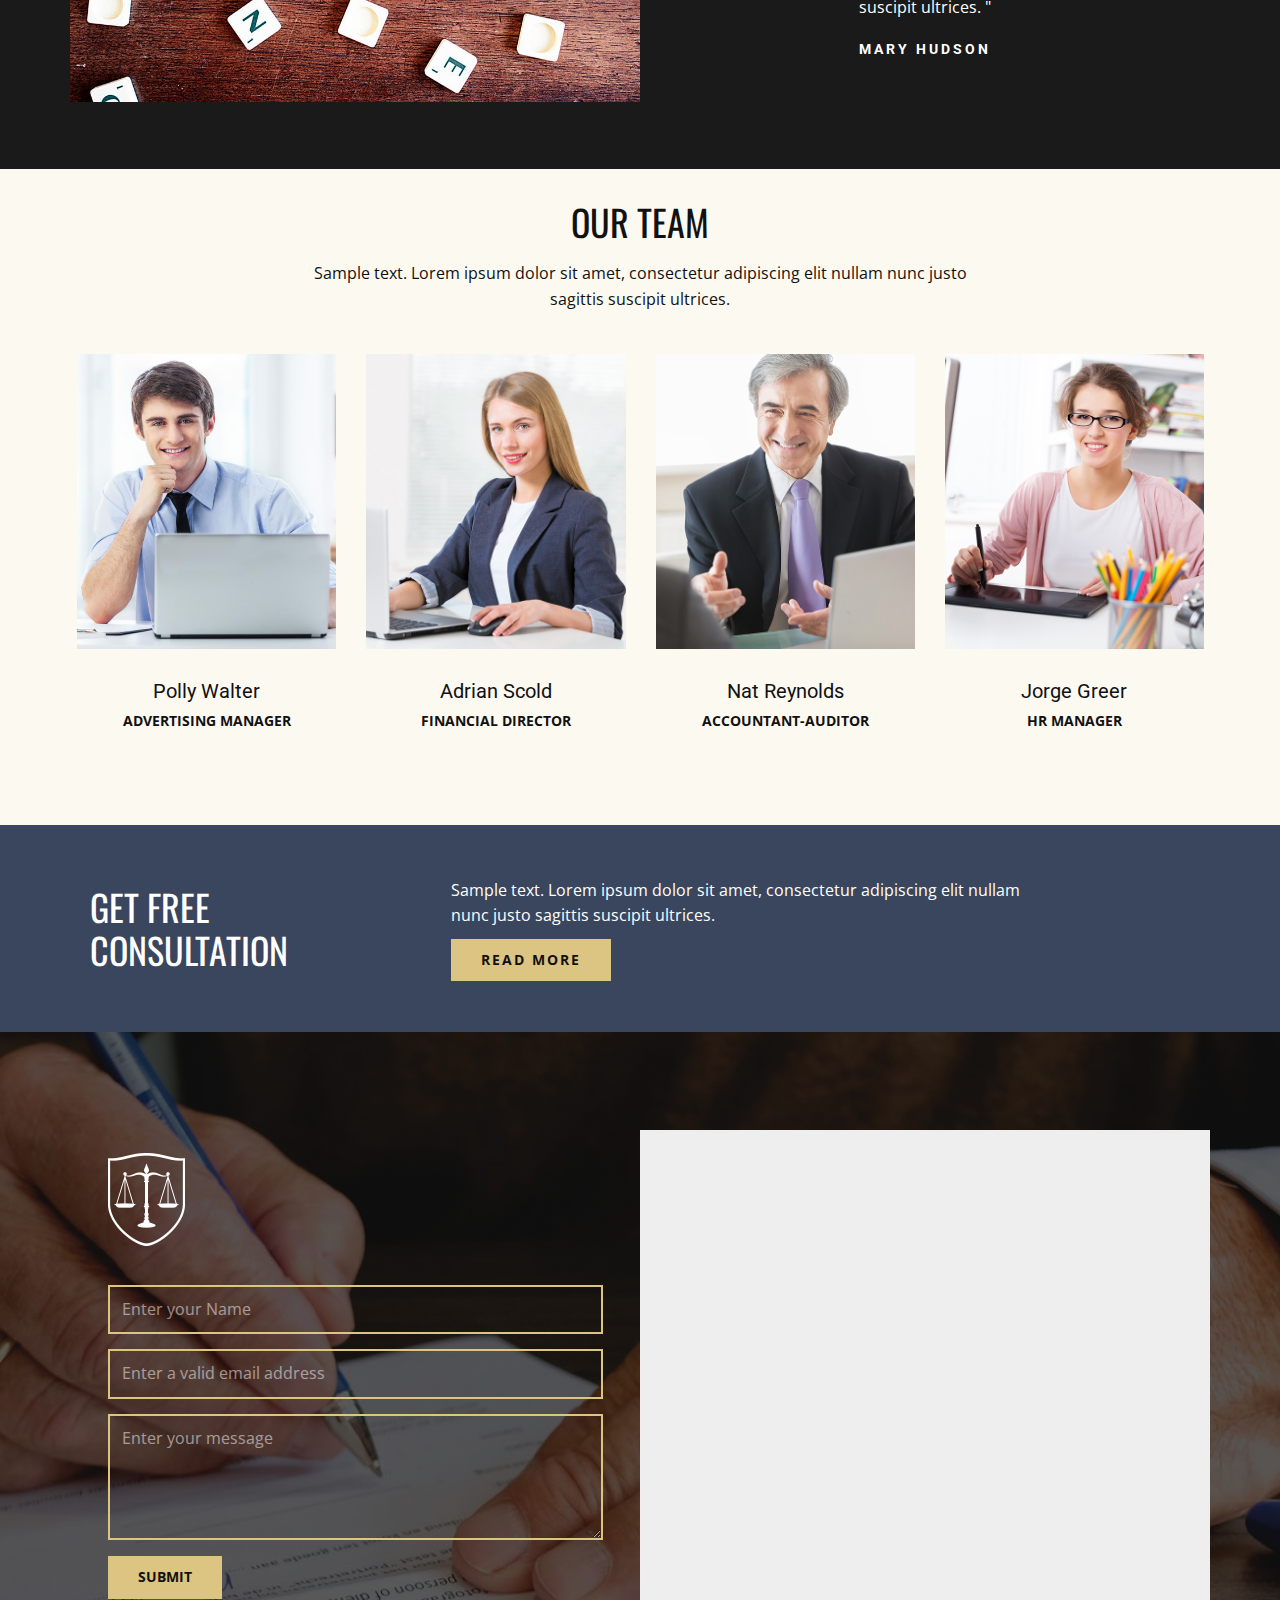
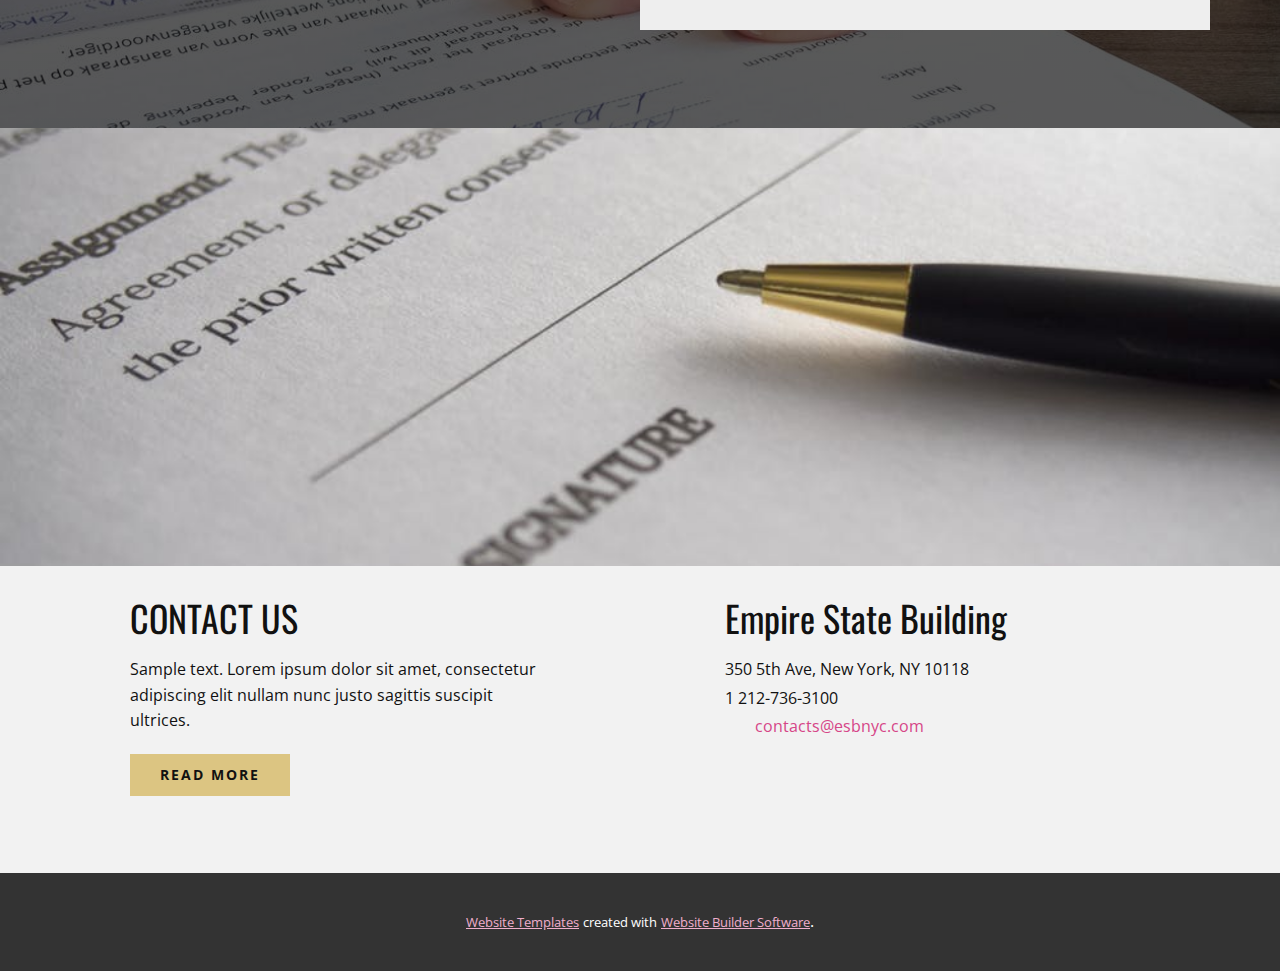
<file: Page-2.html>
<!DOCTYPE html>
<html style="font-size: 16px;" lang="es"><head>
    <meta name="viewport" content="width=device-width, initial-scale=1.0">
    <meta charset="utf-8">
    <meta name="keywords" content="PROTECTING YOUR RIGHTS, WE ARE DIFFERENT, wellcom to&nbsp;LOUISIANA INJURY LAWYERS, Doing The Right Things, 89%, 89%, 89%, 89%, what our clients say&amp;apos;s, Our Team, CONTACT US, Empire State Building">
    <meta name="description" content="">
    <title>Page 2</title>
    <link rel="stylesheet" href="nicepage.css" media="screen">
<link rel="stylesheet" href="Page-2.css" media="screen">
    <script class="u-script" type="text/javascript" src="jquery-1.9.1.min.js" defer=""></script>
    <script class="u-script" type="text/javascript" src="nicepage.js" "="" defer=""></script>
    <meta name="generator" content="Nicepage 4.17.13, nicepage.com">
    <link id="u-theme-google-font" rel="stylesheet" href="https://fonts.googleapis.com/css?family=Roboto:100,100i,300,300i,400,400i,500,500i,700,700i,900,900i|Open+Sans:300,300i,400,400i,500,500i,600,600i,700,700i,800,800i">
    <link id="u-page-google-font" rel="stylesheet" href="https://fonts.googleapis.com/css?family=Oswald:200,300,400,500,600,700">
    
    
    
    
    
    
    
    
    
    
    
    <script type="application/ld+json">{
		"@context": "http://schema.org",
		"@type": "Organization",
		"name": ""
}</script>
    <meta name="theme-color" content="#d64688">
    <meta property="og:title" content="Page 2">
    <meta property="og:type" content="website">
  </head>
  <body class="u-body u-xl-mode" data-lang="es"> 
    <section class="u-clearfix u-image u-shading u-section-1" id="sec-9bd1">
      <div class="u-clearfix u-sheet u-sheet-1">
        <img src="images/b830c9ee53b7d3c27cb8fdb1d86e96bc.png" alt="" class="u-image u-image-default u-image-1" data-image-width="77" data-image-height="94">
        <div class="u-align-right u-container-style u-expanded-width-sm u-expanded-width-xs u-group u-group-1">
          <div class="u-container-layout u-valign-middle-lg u-valign-middle-md u-valign-middle-sm u-valign-middle-xl u-container-layout-1">
            <h1 class="u-custom-font u-font-oswald u-text u-text-body-alt-color u-title u-text-1">PROTECTING YOUR RIGHTS</h1>
            <h3 class="u-text u-text-2">LOUISIANA INJURY LAWYERS</h3>
            <a href="#" class="u-btn u-button-style u-palette-5-base u-btn-1">read more</a>
          </div>
        </div>
      </div>
    </section>
    <section class="u-clearfix u-white u-section-2" id="sec-be49">
      <div class="u-clearfix u-sheet u-sheet-1">
        <div class="u-clearfix u-expanded-width u-gutter-20 u-layout-spacing-vertical u-layout-wrap u-layout-wrap-1">
          <div class="u-layout">
            <div class="u-layout-row">
              <div class="u-align-left u-container-style u-layout-cell u-right-cell u-size-30 u-layout-cell-1">
                <div class="u-container-layout" src="">
                  <img class="u-expanded-width u-image u-image-1" src="images/43962fdc27fbb9a51adab51bb532edbe.jpeg">
                </div>
              </div>
              <div class="u-align-left u-container-style u-layout-cell u-left-cell u-size-30 u-layout-cell-2">
                <div class="u-container-layout u-valign-middle u-container-layout-2">
                  <h3 class="u-custom-font u-font-oswald u-text u-text-1">WHO WE ARE</h3>
                  <p class="u-text u-text-2">We have now grown into an established law firm located in the central business district of Jakarta, offering a full range of legal services covering among others corporate, investment, finance and banking, shipping, litigation
                                    and specialist legal services to domestic and international clients. We continually guide our clients through Indonesia’s complex and dynamic regulatory system and provide sound legal advice on every aspect of doing
                                    business.<br>
                    <br>While maintaining our independence, we maintain close relationships with reputable international law firms to better provide multi and cross-national client services for our clients.<br>
                  </p>
                </div>
              </div>
            </div>
          </div>
        </div>
      </div>
    </section>
    <section class="u-clearfix u-palette-4-dark-2 u-section-3" id="sec-2fd2">
      <div class="u-clearfix u-sheet u-sheet-1">
        <div class="u-align-center u-container-style u-group u-group-1">
          <div class="u-container-layout u-valign-middle u-container-layout-1">
            <h2 class="u-custom-font u-font-oswald u-text u-text-body-alt-color u-text-1">WE ARE DIFFERENT</h2>
            <h5 class="u-text u-text-body-alt-color u-text-2">MAIN AREAS OF EXPERTISE</h5>
          </div>
        </div>
        <div class="u-clearfix u-expanded-width-lg u-expanded-width-md u-expanded-width-xl u-expanded-width-xs u-layout-wrap u-layout-wrap-1">
          <div class="u-layout">
            <div class="u-layout-row">
              <div class="u-align-center u-container-style u-layout-cell u-left-cell u-size-15 u-size-30-md u-layout-cell-1">
                <div class="u-container-layout u-valign-middle u-container-layout-2"><span class="u-border-2 u-border-palette-5-base u-icon u-icon-circle u-text-palette-5-base u-icon-1"><svg class="u-svg-link" preserveAspectRatio="xMidYMin slice" viewBox="0 0 484 484" style="undefined"><use xlink:href="#svg-a38e"></use></svg><svg class="u-svg-content" viewBox="0 0 484 484" x="0px" y="0px" id="svg-a38e" style="enable-background:new 0 0 484 484;"><g><g><path d="M414.74,95.558c-21.512-21.516-50.12-33.364-80.544-33.364c-30.428,0-59.032,11.848-80.544,33.364l-9.044,9.044    l-9.044-9.044c-21.516-21.516-50.124-33.364-80.548-33.364c-30.428,0-59.032,11.848-80.544,33.364    c-44.416,44.408-44.416,116.672,0,161.084L236.12,418.29c2.344,2.344,5.412,3.516,8.484,3.516c3.072,0,6.14-1.172,8.492-3.512    L414.74,256.646c21.516-21.512,33.364-50.12,33.364-80.544C448.104,145.674,436.256,117.07,414.74,95.558z M397.768,239.674    l-153.16,153.164L91.444,239.674c-35.056-35.056-35.056-92.092,0-127.148c16.98-16.98,39.556-26.332,63.572-26.332    c24.012,0,46.592,9.352,63.576,26.332l17.528,17.528c4.688,4.688,12.28,4.688,16.968,0l17.528-17.528    c16.984-16.98,39.56-26.332,63.576-26.332s46.596,9.352,63.576,26.332C432.824,147.582,432.824,204.618,397.768,239.674z"></path>
</g>
</g><g><g><path d="M56,213.806H12c-6.628,0-12,5.372-12,12s5.372,12,12,12h44c6.628,0,12-5.372,12-12S62.628,213.806,56,213.806z"></path>
</g>
</g><g><g><path d="M431.992,214.194H317.144l-17.872-39.308c-1.348-2.972-4.284-4.78-7.624-4.684c-3.26,0.14-6.108,2.24-7.196,5.316    l-36.528,102.936l-44.408-122.98c-1.096-3.036-3.916-5.12-7.148-5.272c-3.456-0.16-6.236,1.66-7.612,4.584l-29.84,63.408h-98.92    c-4.42,0-8,3.584-8,8s5.264,7.612,9.684,7.612h104c3.1,0,4.236-1.4,5.556-4.204l23.788-50.548l45.452,125.86    c1.144,3.168,4.152,5.28,7.524,5.28c0.008,0,0.016,0,0.016,0c3.38-0.008,6.388-2.14,7.516-5.324l37.376-105.332l11.804,25.964    c1.296,2.86,5.832,4.304,8.968,4.304h120c4.416,0,6.312-3.196,6.312-7.612S436.408,214.194,431.992,214.194z"></path>
</g>
</g><g><g><path d="M472,209.806h-36c-6.628,0-12,5.372-12,12s5.372,12,12,12h36c6.628,0,12-5.372,12-12S478.628,209.806,472,209.806z"></path>
</g>
</g></svg></span>
                  <h3 class="u-custom-font u-font-oswald u-text u-text-body-alt-color u-text-3">Medical law</h3>
                  <p class="u-text u-text-body-alt-color u-text-4">Sample text. Lorem ipsum dolor sit amet, consectetur adipiscing</p>
                </div>
              </div>
              <div class="u-align-center u-container-style u-layout-cell u-size-15 u-size-30-md u-layout-cell-2">
                <div class="u-container-layout u-valign-middle u-container-layout-3"><span class="u-border-2 u-border-palette-5-base u-icon u-icon-circle u-text-palette-5-base u-icon-2"><svg class="u-svg-link" preserveAspectRatio="xMidYMin slice" viewBox="0 0 431.76 431.76" style="undefined"><use xlink:href="#svg-822f"></use></svg><svg class="u-svg-content" viewBox="0 0 431.76 431.76" x="0px" y="0px" id="svg-822f" style="enable-background:new 0 0 431.76 431.76;"><g><g><path d="M215.88,85.12C153.556,85.164,103.044,135.676,103,198c0.557,40.682,20.351,78.696,53.36,102.48V382    c0.027,0.932,0.216,1.853,0.56,2.72v0.64c0.138,0.33,0.299,0.651,0.48,0.96l28.16,41.92c1.49,2.205,3.979,3.524,6.64,3.52h46.56    c2.661,0.004,5.15-1.315,6.64-3.52l28.16-41.92c0.181-0.309,0.342-0.63,0.48-0.96v-0.64c0.344-0.867,0.533-1.788,0.56-2.72v-81.52    c33.01-23.784,52.803-61.798,53.36-102.48C327.918,135.987,277.891,85.603,215.88,85.12z M234.92,416h-38.08l-17.44-25.92h72.88    L234.92,416z M172.44,374.08v-21.2h86.88l0.08,21.2H172.44z M263,289.52l0,0.24c-2.259,1.487-3.613,4.015-3.6,6.72v40.64h-86.96    V296c0.013-2.705-1.341-5.233-3.6-6.72c-30.628-20.467-49.233-54.687-49.76-91.52c1.537-53.483,46.14-95.594,99.623-94.057    c51.323,1.475,92.582,42.734,94.057,94.057C312.312,234.679,293.697,269.005,263,289.52z"></path>
</g>
</g><g><g><path d="M219.08,121.36c-4.418,0-8,3.582-8,8s3.582,8,8,8c33.251,0.044,60.196,26.989,60.24,60.24c0,4.418,3.582,8,8,8    s8-3.582,8-8C295.276,155.512,261.168,121.404,219.08,121.36z"></path>
</g>
</g><g><g><path d="M81.48,189.6h-57.6c-4.418,0-8,3.582-8,8s3.582,8,8,8h57.6c4.418,0,8-3.582,8-8c0,0,0,0,0,0    C89.48,193.182,85.898,189.6,81.48,189.6z"></path>
</g>
</g><g><g><path d="M407.88,189.6h-57.6c-4.418,0-8,3.582-8,8s3.582,8,8,8h57.6c4.418,0,8-3.582,8-8S412.298,189.6,407.88,189.6z"></path>
</g>
</g><g><g><path d="M127.313,287.12c-2.874-3.356-7.924-3.747-11.28-0.873c-0.313,0.268-0.605,0.56-0.873,0.873v-0.16L74.28,328    c-3.356,2.874-3.747,7.924-0.873,11.28c2.874,3.356,7.924,3.747,11.28,0.873c0.313-0.268,0.605-0.56,0.873-0.873l40.88-40.88    C129.796,295.526,130.187,290.476,127.313,287.12z"></path>
</g>
</g><g><g><path d="M356.607,56c-2.995-2.565-7.412-2.565-10.407,0l-40.88,40.88c-3.137,3.111-3.158,8.177-0.047,11.314    c1.513,1.526,3.577,2.379,5.727,2.366l-0.08-0.08c2.126,0.012,4.17-0.823,5.68-2.32l40.88-40.88    C360.354,63.924,359.963,58.874,356.607,56z"></path>
</g>
</g><g><g><path d="M359.067,329.609c-0.45-0.609-0.984-1.151-1.587-1.609l-40.88-41.04c-2.874-3.356-7.924-3.747-11.28-0.873    c-3.356,2.874-3.747,7.924-0.873,11.28c0.268,0.313,0.56,0.605,0.873,0.873l40.88,40.88c2.626,3.553,7.636,4.304,11.189,1.678    S361.693,333.162,359.067,329.609z"></path>
</g>
</g><g><g><path d="M126.44,96.88L85.56,56c-3.356-2.874-8.406-2.483-11.28,0.873c-2.565,2.995-2.565,7.412,0,10.407l40.88,40.88    c3.356,2.874,8.406,2.483,11.28-0.873C129.005,104.292,129.005,99.875,126.44,96.88z"></path>
</g>
</g><g><g><path d="M215.88,0c-4.418,0-8,3.582-8,8v57.84c-0.133,4.416,3.34,8.104,7.756,8.236c0.081,0.002,0.162,0.004,0.244,0.004    c4.418,0,8-3.582,8-8V8C223.88,3.582,220.298,0,215.88,0z"></path>
</g>
</g></svg></span>
                  <h3 class="u-custom-font u-font-oswald u-text u-text-body-alt-color u-text-5">business law</h3>
                  <p class="u-text u-text-body-alt-color u-text-6">Sample text. Lorem ipsum dolor sit amet, consectetur adipiscing</p>
                </div>
              </div>
              <div class="u-container-style u-layout-cell u-size-15 u-size-30-md u-layout-cell-3">
                <div class="u-container-layout u-container-layout-4"><span class="u-border-2 u-border-palette-5-base u-icon u-icon-circle u-text-palette-5-base u-icon-3"><svg class="u-svg-link" preserveAspectRatio="xMidYMin slice" viewBox="0 0 512 512" style="undefined"><use xlink:href="#svg-f446"></use></svg><svg class="u-svg-content" viewBox="0 0 512 512" x="0px" y="0px" id="svg-f446" style="enable-background:new 0 0 512 512;"><g><g><path d="M400.513,407.675c-1.773-4.253-6.66-6.262-10.911-4.489l-72.932,30.422c-14.685,6.134-31.1,6.767-46.226,1.78    L99.38,379.024c-10.772-3.556-22.425-3.001-32.806,1.556l-6.788,2.971c-4.221,1.849-6.145,6.768-4.298,10.989    c1.848,4.221,6.769,6.144,10.989,4.296l6.796-2.975c6.609-2.901,14.023-3.254,20.879-0.992l171.067,56.366    c8.442,2.782,17.205,4.168,25.954,4.168c10.877,0,21.734-2.14,31.923-6.397l72.928-30.421    C400.277,416.813,402.287,411.928,400.513,407.675z"></path>
</g>
</g><g><g><path d="M508.861,328.574l-0.116-0.27c-7.508-17.411-26.418-26.822-44.549-22.909c2.297-7.44,1.921-15.37-1.135-22.635    c-3.446-8.192-9.88-14.541-18.137-17.885c-0.089-0.036-0.185-0.072-0.287-0.11c-6.784-2.678-14.138-2.974-20.936-1.119V209.56    c0-4.608-3.736-8.344-8.344-8.344c-4.608,0-8.344,3.736-8.344,8.344v115.511l-73.351,25.666    c-7.953,2.776-16.702,2.776-24.636,0.001l-86.228-30.133v-33.621l82.572,28.236c16.668,5.715,35.221-2.337,42.477-18.33h10.441    c4.608,0,8.344-3.736,8.344-8.344V191.76c0-4.608-3.736-8.344-8.344-8.344h-86.773c-4.608,0-8.344,3.736-8.344,8.344v33.598    l-40.372-15.486v-62.278l92.102-60.989l92.113,60.991v34.154c0,4.608,3.736,8.344,8.344,8.344c4.608,0,8.344-3.736,8.344-8.344    v-23.111l22.904,15.165c1.417,0.939,3.016,1.388,4.599,1.388c2.704,0,5.359-1.314,6.964-3.738    c2.544-3.843,1.492-9.019-2.351-11.563l-45.466-30.106V64.939c0-4.608-3.736-8.344-8.344-8.344h-50.062    c-4.608,0-8.344,3.736-8.344,8.344v20.65l-24.091-15.952c-2.792-1.849-6.42-1.849-9.212,0l-136.305,90.257    c-3.843,2.544-4.894,7.721-2.351,11.563c2.545,3.844,7.723,4.895,11.563,2.351l22.905-15.166v44.833l-28.14-10.794    c-1.081-0.429-2.269-0.863-3.728-1.363c-29.6-10.17-63.345-5.529-90.264,12.41L3.718,257.193    c-3.835,2.554-4.873,7.735-2.317,11.57c2.554,3.834,7.734,4.873,11.57,2.317l80.262-53.468    c22.62-15.074,50.876-19.006,75.6-10.512c1.208,0.414,2.156,0.759,3.072,1.121l150.97,57.911c4.483,1.711,8.004,5.092,9.913,9.52    c1.97,4.567,1.964,9.573-0.023,14.106c-3.663,8.397-13.32,12.647-21.989,9.674l-95.77-32.749    c-7.651-2.619-15.957-2.296-23.391,0.908c-9.235,3.983-16.002,11.831-18.567,21.532c-4.313,16.294,4.784,33.43,20.717,39.012    l109.758,38.356c11.482,4.014,24.14,4.014,35.646-0.001l125.839-44.032c11.223-3.931,23.709,1.535,28.443,12.512l0.048,0.112    c2.372,5.611,2.411,11.809,0.106,17.451c-2.308,5.65-6.683,10.058-12.319,12.409l-67.196,28.029    c-4.253,1.774-6.262,6.659-4.489,10.912c1.336,3.203,4.438,5.134,7.704,5.134c1.07,0,2.159-0.208,3.208-0.645l67.196-28.029    c9.763-4.074,17.342-11.709,21.342-21.5C513.046,349.063,512.98,338.316,508.861,328.574z M360.289,73.282h33.374v45.455    l-33.374-22.099V73.282z M328.836,250.548l-48.979-18.788v-31.656h70.086v74.461c-0.454-1.878-1.059-3.727-1.832-5.52    C344.402,260.444,337.551,253.872,328.836,250.548z M206.11,314.775l-6.837-2.388c-7.76-2.72-12.194-11.061-10.095-18.993    c1.248-4.718,4.543-8.537,9.043-10.477c2.509-1.082,5.221-1.473,7.889-1.196V314.775z M447.737,301.926l-4.281,10.396    l-19.754,6.912V281.66h-0.001c4.393-2.746,9.922-3.315,14.822-1.367c0.078,0.031,0.161,0.063,0.25,0.096    c4.047,1.668,7.208,4.805,8.908,8.844C449.399,293.317,449.418,297.83,447.737,301.926z"></path>
</g>
</g></svg></span>
                  <h3 class="u-align-center u-custom-font u-font-oswald u-text u-text-body-alt-color u-text-7">insurance law</h3>
                  <p class="u-align-center u-text u-text-body-alt-color u-text-8">Sample text. Lorem ipsum dolor sit amet, consectetur adipiscing</p>
                </div>
              </div>
              <div class="u-align-center u-container-style u-layout-cell u-right-cell u-size-15 u-size-30-md u-layout-cell-4">
                <div class="u-container-layout u-valign-middle u-container-layout-5"><span class="u-border-2 u-border-palette-5-base u-icon u-icon-circle u-text-palette-5-base u-icon-4"><svg class="u-svg-link" preserveAspectRatio="xMidYMin slice" viewBox="0 0 479.97 479.97" style="undefined"><use xlink:href="#svg-22c0"></use></svg><svg class="u-svg-content" viewBox="0 0 479.97 479.97" x="0px" y="0px" id="svg-22c0" style="enable-background:new 0 0 479.97 479.97;"><g><g><path d="M407.972,31.491c-0.538,0-1.075,0.054-1.602,0.162c-16.044,3.229-32.715,0.323-46.72-8.144l-3.512-2.12    c-0.221-0.11-0.448-0.209-0.68-0.296c-0.232-0.112-0.464-0.208-0.704-0.304c-1.776-0.656-3.728-0.656-5.504,0    c-0.24,0.096-0.472,0.192-0.704,0.304c-0.232,0.087-0.458,0.186-0.68,0.296l-3.512,2.12c-14.021,8.487-30.72,11.394-46.784,8.144    c-4.329-0.884-8.555,1.909-9.438,6.238c-0.108,0.527-0.162,1.064-0.162,1.602v80.56c0,11.348,3.068,22.485,8.88,32.232    c6.721,11.314,16.862,20.2,28.96,25.376l23.024,9.92c2.007,0.864,4.281,0.864,6.288,0l23.032-9.92    c12.086-5.182,22.216-14.068,28.928-25.376c5.815-9.746,8.886-20.883,8.888-32.232v-80.56    C415.971,35.074,412.39,31.491,407.972,31.491z M343.97,168.068l-11.864-5.112c-8.991-3.856-16.527-10.467-21.52-18.88    c-4.325-7.259-6.611-15.55-6.616-24V48.684c13.713,1.092,27.478-1.322,40-7.016V168.068z M399.97,120.052    c-0.005,8.45-2.291,16.741-6.616,24c-4.993,8.413-12.529,15.024-21.52,18.88l-11.864,5.144V41.668    c12.523,5.692,26.288,8.106,40,7.016V120.052z"></path>
</g>
</g><g><g><path d="M454.69,177.036c-1.643-4.101-6.3-6.094-10.401-4.452c-4.102,1.643-6.095,6.3-4.452,10.401    c0.061,0.152,0.127,0.302,0.197,0.45c10.573,24.22,16,50.373,15.936,76.8c0,4.418,3.582,8,8,8s8-3.582,8-8    C472.04,231.605,466.155,203.272,454.69,177.036z"></path>
</g>
</g><g><g><path d="M239.97,52.236c-60.794-0.014-118.547,26.588-158.048,72.8c-2.872,3.358-2.478,8.408,0.88,11.28    c3.358,2.872,8.408,2.478,11.28-0.88c36.459-42.66,89.77-67.217,145.888-67.2c4.418,0,8-3.582,8-8S244.388,52.236,239.97,52.236z"></path>
</g>
</g><g><g><path d="M472.658,327.516l-53.24-53.272c-2.949-2.924-6.261-5.457-9.856-7.536c16.982-14.13,19.294-39.351,5.164-56.332    c-14.13-16.982-39.351-19.294-56.332-5.164c-16.982,14.13-19.294,39.351-5.164,56.332c1.917,2.304,4.087,4.385,6.468,6.204    c-2.865,1.827-5.526,3.956-7.936,6.352l-14.544,13.808c-5.091,4.865-13.155,4.704-18.048-0.36l-53.264-53.272    c-2.263-2.257-4.748-4.281-7.416-6.04c22.106-14.631,28.166-44.413,13.535-66.519c-14.631-22.106-44.413-28.166-66.519-13.535    c-22.106,14.631-28.166,44.413-13.535,66.519c3.557,5.375,8.16,9.978,13.535,13.535c-2.665,1.764-5.146,3.79-7.408,6.048    l-40.76,40.8l-35.912-25.792c-2.065-1.963-4.3-3.738-6.68-5.304c3.252-2.216,6.223-4.819,8.848-7.752h20.376    c4.418,0.002,8.002-3.578,8.004-7.996c0.001-1.243-0.288-2.468-0.844-3.58l-17.808-35.624c-1.425-4.415-3.498-8.594-6.152-12.4    c-0.443-0.86-1.043-1.631-1.768-2.272c-16.291-20.655-46.242-24.193-66.897-7.902c-3.2,2.524-6.064,5.449-8.519,8.702    c-0.315,0.349-0.604,0.72-0.864,1.112c-2.755,3.892-4.913,8.174-6.4,12.704l-17.84,35.664c-1.984,3.948-0.392,8.756,3.556,10.74    c1.096,0.551,2.305,0.842,3.532,0.852h20.44c2.611,2.907,5.566,5.486,8.8,7.68c-2.567,1.714-4.962,3.672-7.152,5.848    L7.314,297.036c-9.751,9.75-9.752,25.559-0.002,35.31c4.683,4.683,11.035,7.314,17.658,7.314    c5.928-0.021,11.659-2.131,16.184-5.96l-16.92,68c-1.1,4.279,1.477,8.64,5.756,9.74c0.647,0.166,1.312,0.251,1.98,0.252h16v24    c-0.008,13.219,10.701,23.943,23.921,23.951c5.942,0.004,11.674-2.203,16.079-6.191c9.8,8.872,24.937,8.119,33.809-1.681    c3.988-4.405,6.195-10.137,6.191-16.079v-24h16c4.418,0.003,8.003-3.576,8.006-7.994c0-0.655-0.079-1.307-0.238-1.942    l-19.736-79.384l11.04,5.704c4.754,2.492,10.066,3.731,15.432,3.6c0.515,0.032,1.031,0.019,1.544-0.04    c0.352,0,0.72,0.056,0.92,0.056c6.622-0.019,12.97-2.649,17.664-7.32l13.368-13.368v124.688    c-0.038,13.206,10.636,23.943,23.842,23.981c5.974,0.017,11.738-2.202,16.158-6.221c9.8,8.872,24.937,8.119,33.809-1.681    c3.988-4.405,6.195-10.137,6.191-16.079V311.004l25.6,25.6c12.034,12.408,30.409,16.241,46.4,9.68v89.408    c-0.038,13.206,10.636,23.943,23.842,23.981c5.974,0.017,11.738-2.202,16.158-6.221c9.8,8.872,24.937,8.119,33.809-1.681    c3.988-4.405,6.195-10.137,6.191-16.079v-85.464l13.368,12.6c9.756,9.751,25.57,9.747,35.321-0.009    c4.679-4.681,7.308-11.028,7.311-17.647C479.989,338.546,477.356,332.188,472.658,327.516z M383.97,212.236    c13.255,0,24,10.745,24,24s-10.745,24-24,24s-24-10.745-24-24S370.715,212.236,383.97,212.236z M199.97,188.236    c0-17.673,14.327-32,32-32c17.673,0,32,14.327,32,32s-14.327,32-32,32C214.297,220.236,199.97,205.909,199.97,188.236z     M56.162,220.236h-11.2l12.288-24.608c0.181-0.362,0.336-0.736,0.464-1.12c0.998-3.185,2.488-6.195,4.416-8.92    c0.144-0.168,0.296-0.344,0.432-0.528c10.397-14.05,30.215-17.011,44.266-6.614c2.52,1.865,4.749,4.094,6.614,6.614    c0.128,0.176,0.272,0.344,0.416,0.512c1.939,2.726,3.435,5.742,4.432,8.936c0.128,0.384,0.283,0.758,0.464,1.12l12.304,24.608    h-11.2c-2.518,0-4.889,1.186-6.4,3.2c-5.516,7.324-13.941,11.892-23.088,12.52c-1.64-0.08-3.256-0.096-4.896,0    c-9.084-0.679-17.434-5.242-22.912-12.52C61.051,221.422,58.68,220.236,56.162,220.236z M461.359,351.511    c-1.679,1.681-3.957,2.626-6.333,2.629c-2.455-0.024-4.799-1.025-6.513-2.784l-27.024-25.52c-3.198-3.049-8.262-2.928-11.31,0.27    c-1.434,1.504-2.227,3.508-2.21,5.586v104c0,4.418-3.582,8-8,8s-8-3.582-8-8v-59.856c0-4.418-3.582-8-8-8s-8,3.582-8,8v59.856    c0,4.418-3.582,8-8,8s-8-3.582-8-8v-104c0.002-4.418-3.578-8.001-7.997-8.003c-2.041-0.001-4.006,0.779-5.491,2.179    c-10.343,10.214-27.007,10.11-37.221-0.233c-0.128-0.129-0.254-0.26-0.379-0.391l-39.2-39.2    c-3.093-3.155-8.158-3.204-11.313-0.111c-1.546,1.516-2.411,3.594-2.399,5.759v144c0,4.418-3.582,8-8,8s-8-3.582-8-8v-96    c0-4.418-3.582-8-8-8s-8,3.582-8,8v96c0,4.418-3.582,8-8,8s-8-3.582-8-8v-144c-0.001-4.418-3.583-7.999-8.002-7.998    c-2.121,0-4.154,0.843-5.654,2.342l-27,27c-1.543,1.56-3.603,2.501-5.792,2.648c-0.208,0-0.8-0.096-1.04-0.112s-0.416,0-0.616,0    c-0.373-0.028-0.747-0.028-1.12,0c-0.271,0-0.541,0.04-0.8,0.12c-2.611-0.004-5.183-0.629-7.504-1.824l-26.744-13.832    c-3.924-2.03-8.751-0.494-10.781,3.43c-0.892,1.725-1.127,3.716-0.659,5.602l21.536,86.624H119.97c-4.418,0-8,3.582-8,8v32    c0,4.418-3.582,8-8,8s-8-3.582-8-8v-32c0-4.418-3.582-8-8-8s-8,3.582-8,8v32c0,4.418-3.582,8-8,8s-8-3.582-8-8v-32    c0-4.418-3.582-8-8-8H42.234l21.536-86.656c1.061-4.289-1.555-8.626-5.844-9.688c-2.761-0.683-5.678,0.151-7.66,2.191    l-18.952,19.496c-3.483,3.521-9.161,3.552-12.682,0.07c-1.704-1.686-2.663-3.984-2.661-6.382c-0.014-2.404,0.944-4.712,2.656-6.4    l46.784-47.288c5.126-5.078,11.832-8.253,19.008-9c1.192,0.088,2.4,0.192,3.584,0.192c1.184,0,2.4-0.104,3.584-0.192    c7.176,0.747,13.882,3.922,19.008,9c0.306,0.31,0.638,0.594,0.992,0.848l41.936,30.112c3.184,2.282,7.552,1.923,10.32-0.848    l45.6-45.6c12.489-12.45,32.695-12.45,45.184,0l53.344,53.44c11.019,11.144,28.945,11.375,40.248,0.52l14.688-13.944    c12.642-12.073,32.542-12.073,45.184,0l53.264,53.264C464.858,342.329,464.86,348.007,461.359,351.511z"></path>
</g>
</g></svg></span>
                  <h3 class="u-custom-font u-font-oswald u-text u-text-body-alt-color u-text-9">family law</h3>
                  <p class="u-text u-text-body-alt-color u-text-10">Sample text. Lorem ipsum dolor sit amet, consectetur adipiscing</p>
                </div>
              </div>
            </div>
          </div>
        </div>
      </div>
    </section>
    <section class="u-clearfix u-section-4" id="sec-edf4">
      <div class="u-clearfix u-sheet u-sheet-1">
        <div class="u-clearfix u-expanded-width u-layout-wrap u-layout-wrap-1">
          <div class="u-layout">
            <div class="u-layout-row">
              <div class="u-container-style u-image u-layout-cell u-left-cell u-shading u-size-30 u-image-1">
                <div class="u-container-layout">
                  <div class="u-align-center u-border-3 u-border-palette-5-base u-container-style u-group u-group-1">
                    <div class="u-container-layout u-valign-middle u-container-layout-2">
                      <h2 class="u-custom-font u-font-oswald u-text u-text-1">wellcom to&nbsp;LOUISIANA INJURY LAWYERS</h2>
                    </div>
                  </div>
                </div>
              </div>
              <div class="u-container-style u-layout-cell u-right-cell u-size-30 u-layout-cell-2">
                <div class="u-container-layout u-valign-middle">
                  <p class="u-text u-text-2">Dispute Resolution - Advised and represented a world class coal trading company, on a multi-million dollar arbitration case under LCIA rules and its enforcement in Indonesia.<br>
                    <br>Mining - Advised and assisted a leading
                                    Indian conglomerate on acquisition of Indonesian coal mining companies in Kalimantan and Sumatera.Oil &amp; Gas – Advised holders of Production Sharing Contracts for listing purpose in UK.<br>
                    <br>Restructuring and Insolvency
                                    - Advised and assisted on multi-million US dollar restructuring of a group of companies in Indonesia.<br>
                    <br>Shipping - Advised and represented P&amp;I clubs, insurers on maritime litigation cases i.e. cargo disputes,
                                    charter party disputes and arrest of vessels.
                  </p>
                </div>
              </div>
            </div>
          </div>
        </div>
      </div>
    </section>
    <section class="u-clearfix u-custom-color-1 u-section-5" id="sec-cf5f">
      <div class="u-clearfix u-sheet u-sheet-1">
        <div class="u-align-center u-container-style u-group u-group-1">
          <div class="u-container-layout u-valign-middle u-container-layout-1">
            <h2 class="u-custom-font u-font-oswald u-text u-text-body-alt-color u-text-1">Doing The Right Things</h2>
            <p class="u-text u-text-body-alt-color u-text-2">Sample text. Lorem ipsum dolor sit amet, consectetur adipiscing elit nullam nunc justo sagittis suscipit ultrices.</p>
          </div>
        </div>
        <div class="u-clearfix u-expanded-width u-layout-wrap u-layout-wrap-1">
          <div class="u-layout">
            <div class="u-layout-row">
              <div class="u-align-center u-container-style u-layout-cell u-left-cell u-size-15 u-size-30-md u-layout-cell-1">
                <div class="u-container-layout u-valign-middle u-container-layout-2">
                  <h1 class="u-custom-font u-font-oswald u-text u-text-palette-5-base u-title u-text-3" data-animation-name="counter" data-animation-event="scroll" data-animation-duration="3000">89%</h1>
                  <div class="u-border-3 u-border-white u-line u-line-horizontal u-line-1"></div>
                  <h4 class="u-text u-text-body-alt-color u-text-4">Sample Headline</h4>
                </div>
              </div>
              <div class="u-align-center u-container-style u-layout-cell u-size-15 u-size-30-md u-layout-cell-2">
                <div class="u-container-layout u-valign-middle u-container-layout-3">
                  <h1 class="u-custom-font u-font-oswald u-text u-text-palette-5-base u-title u-text-5" data-animation-name="counter" data-animation-event="scroll" data-animation-duration="3000">20k</h1>
                  <div class="u-border-3 u-border-white u-line u-line-horizontal u-line-2"></div>
                  <h4 class="u-text u-text-body-alt-color u-text-6">Sample Headline</h4>
                </div>
              </div>
              <div class="u-align-center u-container-style u-layout-cell u-size-15 u-size-30-md u-layout-cell-3">
                <div class="u-container-layout u-valign-middle u-container-layout-4">
                  <h1 class="u-custom-font u-font-oswald u-text u-text-palette-5-base u-title u-text-7" data-animation-name="counter" data-animation-event="scroll" data-animation-duration="3000">250</h1>
                  <div class="u-border-3 u-border-white u-line u-line-horizontal u-line-3"></div>
                  <h4 class="u-text u-text-body-alt-color u-text-8">Sample Headline</h4>
                </div>
              </div>
              <div class="u-align-center u-container-style u-layout-cell u-right-cell u-size-15 u-size-30-md u-layout-cell-4">
                <div class="u-container-layout u-valign-middle u-container-layout-5">
                  <h1 class="u-custom-font u-font-oswald u-text u-text-palette-5-base u-title u-text-9" data-animation-name="counter" data-animation-event="scroll" data-animation-duration="3000">15</h1>
                  <div class="u-border-3 u-border-white u-line u-line-horizontal u-line-4"></div>
                  <h4 class="u-text u-text-body-alt-color u-text-10">Sample Headline</h4>
                </div>
              </div>
            </div>
          </div>
        </div>
      </div>
    </section>
    <section class="u-clearfix u-section-6" id="carousel_ecb1">
      <div class="u-clearfix u-sheet u-sheet-1">
        <div class="u-clearfix u-expanded-width u-layout-wrap u-layout-wrap-1">
          <div class="u-layout">
            <div class="u-layout-row">
              <div class="u-container-style u-image u-layout-cell u-left-cell u-size-30 u-image-1">
                <div class="u-container-layout"></div>
              </div>
              <div class="u-align-center-sm u-align-center-xs u-container-style u-layout-cell u-right-cell u-size-30 u-layout-cell-2">
                <div class="u-container-layout u-valign-middle u-container-layout-2">
                  <h2 class="u-align-center-lg u-align-center-md u-align-center-xl u-custom-font u-font-oswald u-text u-text-1">what our clients say's</h2>
                  <img src="images/d3a87f42703172f63fe1bbca2ecc27c1.jpeg" alt="" class="u-image u-image-circle u-image-2" data-image-width="900" data-image-height="600">
                  <p class="u-align-center-lg u-align-center-md u-align-center-xl u-text u-text-2">" Sample text. Lorem ipsum dolor sit amet, consectetur adipiscing elit nullam nunc justo sagittis suscipit ultrices. "</p>
                  <h6 class="u-align-center-lg u-align-center-md u-align-center-xl u-text u-text-3">Mary hudson</h6>
                </div>
              </div>
            </div>
          </div>
        </div>
      </div>
    </section>
    <section class="u-clearfix u-palette-5-light-3 u-section-7" id="sec-7ee3">
      <div class="u-clearfix u-sheet u-sheet-1">
        <div class="u-align-center-md u-align-center-sm u-align-center-xl u-align-center-xs u-align-left-lg u-container-style u-group u-group-1">
          <div class="u-container-layout u-container-layout-1">
            <h2 class="u-align-center-lg u-custom-font u-font-oswald u-text u-text-1">Our Team</h2>
            <p class="u-align-center-lg u-text u-text-2">Sample text. Lorem ipsum dolor sit amet, consectetur adipiscing elit nullam nunc justo sagittis suscipit ultrices.</p>
          </div>
        </div>
        <div class="u-clearfix u-gutter-30 u-layout-wrap u-layout-wrap-1">
          <div class="u-gutter-0 u-layout">
            <div class="u-layout-row">
              <div class="u-container-style u-layout-cell u-left-cell u-size-15 u-size-30-md u-layout-cell-1">
                <div class="u-container-layout u-valign-top">
                  <img class="u-expanded-width u-image u-image-1" src="images/ae6ddae7c5427d8429342c2925075c48.jpeg">
                  <h5 class="u-align-center u-text u-text-3">Polly Walter</h5>
                  <p class="u-align-center u-text u-text-4">Advertising Manager</p>
                </div>
              </div>
              <div class="u-container-style u-layout-cell u-size-15 u-size-30-md u-layout-cell-2">
                <div class="u-container-layout u-valign-top">
                  <img class="u-expanded-width u-image u-image-2" src="images/ed586d476297fc64da6627df84e0730c.jpeg">
                  <h5 class="u-align-center u-text u-text-5">Adrian Scold</h5>
                  <p class="u-align-center u-text u-text-6">Financial Director</p>
                </div>
              </div>
              <div class="u-container-style u-layout-cell u-size-15 u-size-30-md u-layout-cell-3">
                <div class="u-container-layout u-valign-top">
                  <img class="u-expanded-width u-image u-image-3" src="images/5a47ad9b468e862145140a48966a510e.jpeg">
                  <h5 class="u-align-center u-text u-text-7">Nat Reynolds</h5>
                  <p class="u-align-center u-text u-text-8">Accountant-auditor</p>
                </div>
              </div>
              <div class="u-container-style u-layout-cell u-right-cell u-size-15 u-size-30-md u-layout-cell-4">
                <div class="u-container-layout u-valign-top">
                  <img class="u-expanded-width u-image u-image-4" src="images/29861bdca0a74ce3cfe5cc1bff37c8cc.jpeg">
                  <h5 class="u-align-center u-text u-text-9">Jorge Greer</h5>
                  <p class="u-align-center u-text u-text-10">HR Manager</p>
                </div>
              </div>
            </div>
          </div>
        </div>
      </div>
    </section>
    <section class="u-clearfix u-custom-color-1 u-section-8" id="sec-e257">
      <div class="u-clearfix u-sheet u-sheet-1">
        <div class="u-clearfix u-expanded-width u-layout-wrap u-layout-wrap-1">
          <div class="u-gutter-0 u-layout">
            <div class="u-layout-row">
              <div class="u-align-left u-container-style u-layout-cell u-left-cell u-size-19 u-layout-cell-1">
                <div class="u-container-layout u-valign-middle u-container-layout-1">
                  <h3 class="u-custom-font u-font-oswald u-text u-text-1">get free consultation</h3>
                </div>
              </div>
              <div class="u-align-left u-container-style u-layout-cell u-right-cell u-size-41 u-layout-cell-2">
                <div class="u-container-layout">
                  <p class="u-text u-text-2">Sample text. Lorem ipsum dolor sit amet, consectetur adipiscing elit nullam nunc justo sagittis suscipit ultrices.</p>
                  <a href="###" class="u-btn u-button-style u-palette-5-base u-btn-1">Read More</a>
                </div>
              </div>
            </div>
          </div>
        </div>
      </div>
    </section>
    <section class="u-clearfix u-image u-shading u-section-9" id="sec-f7ba">
      <div class="u-clearfix u-sheet u-sheet-1">
        <div class="u-clearfix u-expanded-width u-layout-wrap u-layout-wrap-1">
          <div class="u-layout">
            <div class="u-layout-row">
              <div class="u-container-style u-layout-cell u-left-cell u-size-30 u-layout-cell-1">
                <div class="u-container-layout u-container-layout-1">
                  <img src="images/b830c9ee53b7d3c27cb8fdb1d86e96bc.png" alt="" class="u-image u-image-default u-image-1" data-image-width="77" data-image-height="94">
                  <div class="u-form u-form-1">
                    <form action="//publish.nicepage.com/Form/Process" method="POST" class="u-block-faa4-8 u-clearfix u-form-spacing-15 u-form-vertical u-inner-form" source="email"><!-- hidden inputs for siteId and pageId -->
                      <div class="u-form-group u-form-name">
                        <label for="name-1cd4" class="u-form-control-hidden u-label">Name</label>
                        <input type="text" placeholder="Enter your Name" id="name-1cd4" name="name" class="u-border-2 u-border-palette-5-base u-input u-input-rectangle" required="">
                      </div><!-- always visible -->
                      <div class="u-form-email u-form-group">
                        <label for="email-1cd4" class="u-form-control-hidden u-label">Email</label>
                        <input type="email" placeholder="Enter a valid email address" id="email-1cd4" name="email" class="u-border-2 u-border-palette-5-base u-input u-input-rectangle" required="">
                      </div>
                      <div class="u-form-group u-form-message">
                        <label for="message-1cd4" class="u-form-control-hidden u-label">Message</label>
                        <textarea placeholder="Enter your message" rows="4" cols="50" id="message-1cd4" name="message" class="u-border-2 u-border-palette-5-base u-input u-input-rectangle" required=""></textarea>
                      </div>
                      <div class="u-form-group u-form-submit">
                        <a href="#" class="u-btn u-btn-submit u-button-style u-palette-5-base u-btn-1">Submit</a>
                        <input type="submit" value="submit" class="u-form-control-hidden">
                      </div>
                      <div class="u-form-send-message u-form-send-success"> Thank you! Your message has been sent. </div>
                      <div class="u-form-send-error u-form-send-message"> Unable to send your message. Please fix errors then try again. </div>
                      <input type="hidden" name="formServices" value="0a7a3afe6dfbee295c28675bf232702a">
                    </form>
                  </div>
                </div>
              </div>
              <div class="u-container-style u-layout-cell u-right-cell u-size-30 u-layout-cell-2">
                <div class="u-container-layout">
                  <div class="u-expanded u-grey-light-2 u-map">
                    <div class="embed-responsive">
                      <iframe class="embed-responsive-item" src="//maps.google.com/maps?output=embed&amp;q=Manhattan%2C%20New%20York&amp;z=10&amp;t=m" data-map="JTdCJTIyYWRkcmVzcyUyMiUzQSUyMk1hbmhhdHRhbiUyQyUyME5ldyUyMFlvcmslMjIlMkMlMjJ6b29tJTIyJTNBMTAlMkMlMjJ0eXBlSWQlMjIlM0ElMjJyb2FkJTIyJTJDJTIybGFuZyUyMiUzQSUyMiUyMiU3RA=="></iframe>
                    </div>
                  </div>
                </div>
              </div>
            </div>
          </div>
        </div>
      </div>
    </section>
    <section class="u-clearfix u-grey-5 u-section-10" id="sec-630d">
      <img src="images/8a52d4c9d6ea6aa0bf45b43ae3e03b47.jpeg" alt="" class="u-align-left u-expanded-width u-image u-image-1">
      <div class="u-clearfix u-gutter-50 u-layout-wrap u-layout-wrap-1">
        <div class="u-gutter-0 u-layout">
          <div class="u-layout-row">
            <div class="u-align-left u-container-style u-layout-cell u-left-cell u-size-30 u-layout-cell-1">
              <div class="u-container-layout u-valign-top u-container-layout-1">
                <h2 class="u-custom-font u-font-oswald u-text u-text-1">CONTACT US</h2>
                <p class="u-text u-text-2">Sample text. Lorem ipsum dolor sit amet, consectetur adipiscing elit nullam nunc justo sagittis suscipit ultrices.</p>
                <a href="#" class="u-btn u-button-style u-palette-5-base u-btn-1">read more</a>
              </div>
            </div>
            <div class="u-align-left u-container-style u-layout-cell u-right-cell u-size-30 u-layout-cell-2">
              <div class="u-container-layout u-valign-top u-container-layout-2">
                <h2 class="u-custom-font u-font-oswald u-text u-text-3">Empire State Building</h2>
                <p class="u-text u-text-4">350 5th Ave, New York, NY 10118</p>
                <p class="u-text u-text-5">1 212-736-3100</p>
                <p class="u-text u-text-6">
                  <a href="mailto:contacts@esbnyc.com">contacts@esbnyc.com</a>
                </p>
              </div>
            </div>
          </div>
        </div>
      </div>
    </section>
    
    
    
    <section class="u-backlink u-clearfix u-grey-80">
      <a class="u-link" href="https://nicepage.com/website-templates" target="_blank">
        <span>Website Templates</span>
      </a>
      <p class="u-text">
        <span>created with</span>
      </p>
      <a class="u-link" href="" target="_blank">
        <span>Website Builder Software</span>
      </a>. 
    </section>
  
</body></html>
</file>
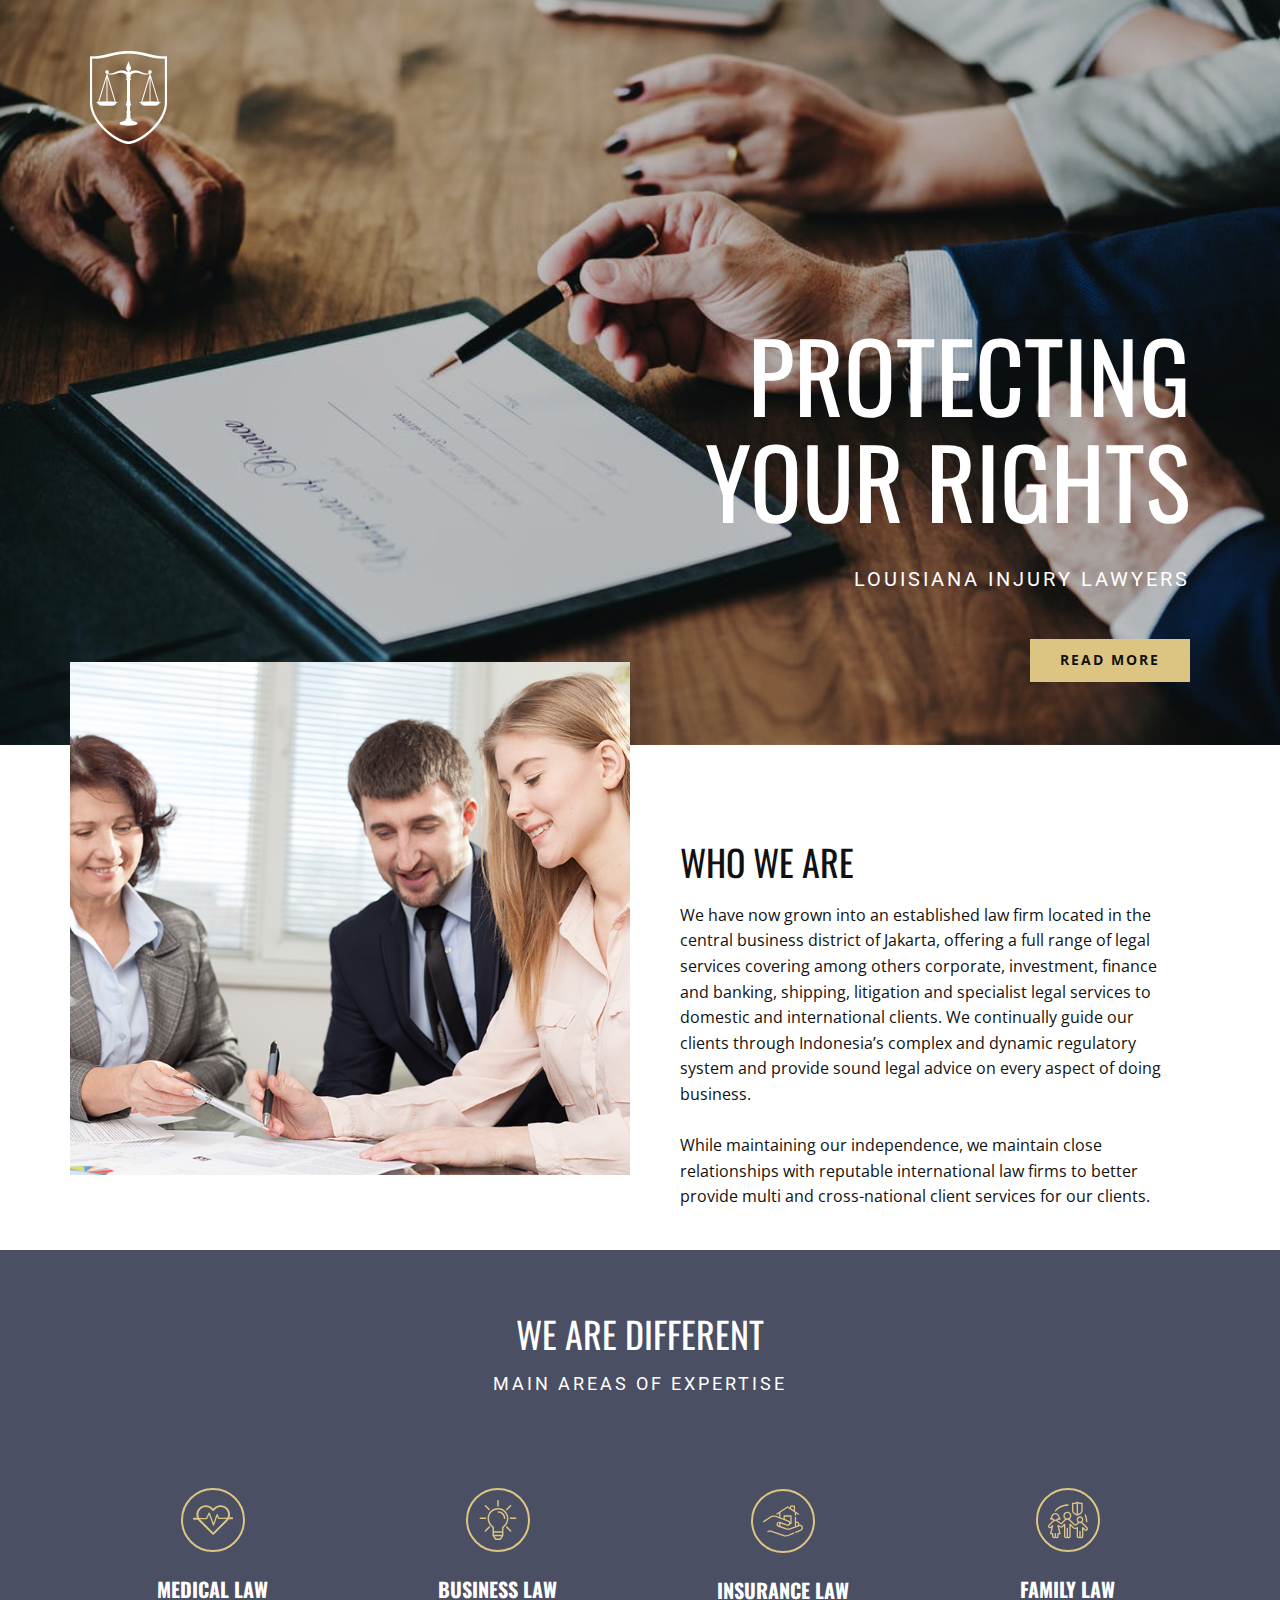
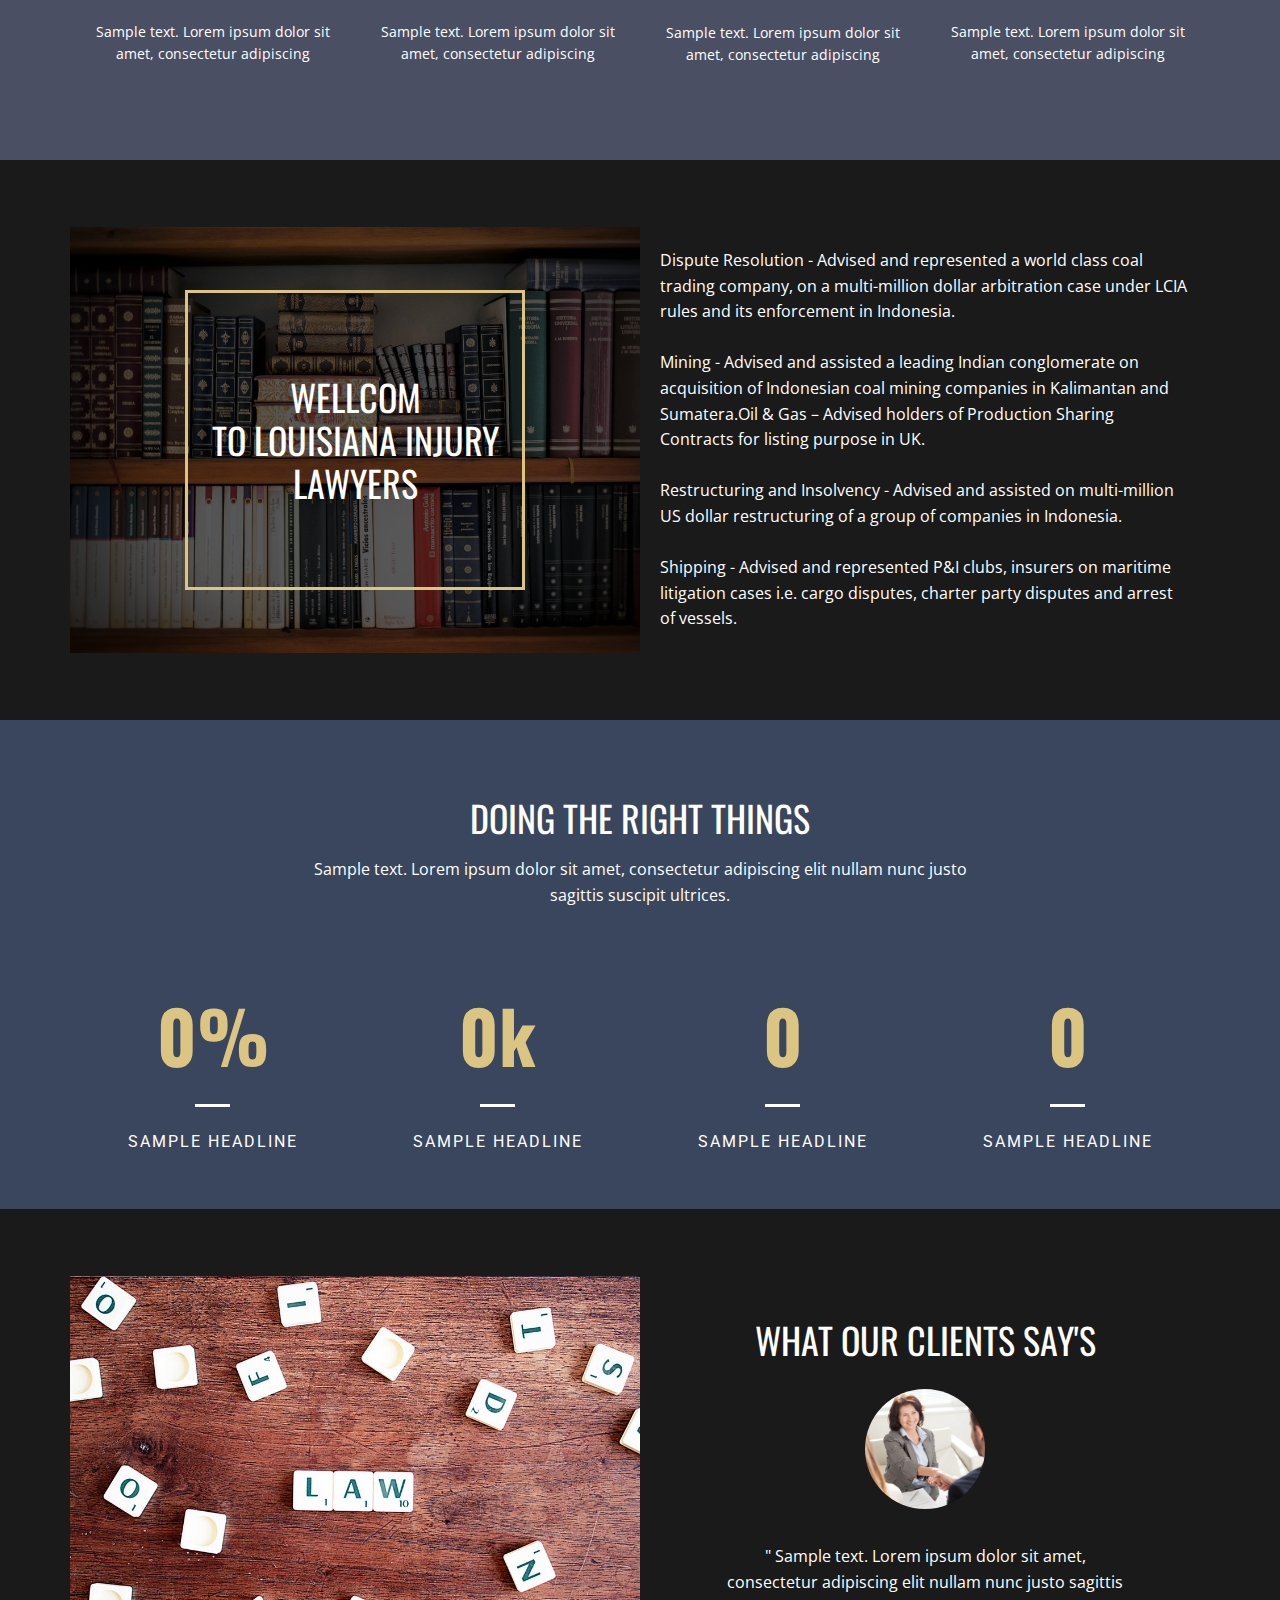
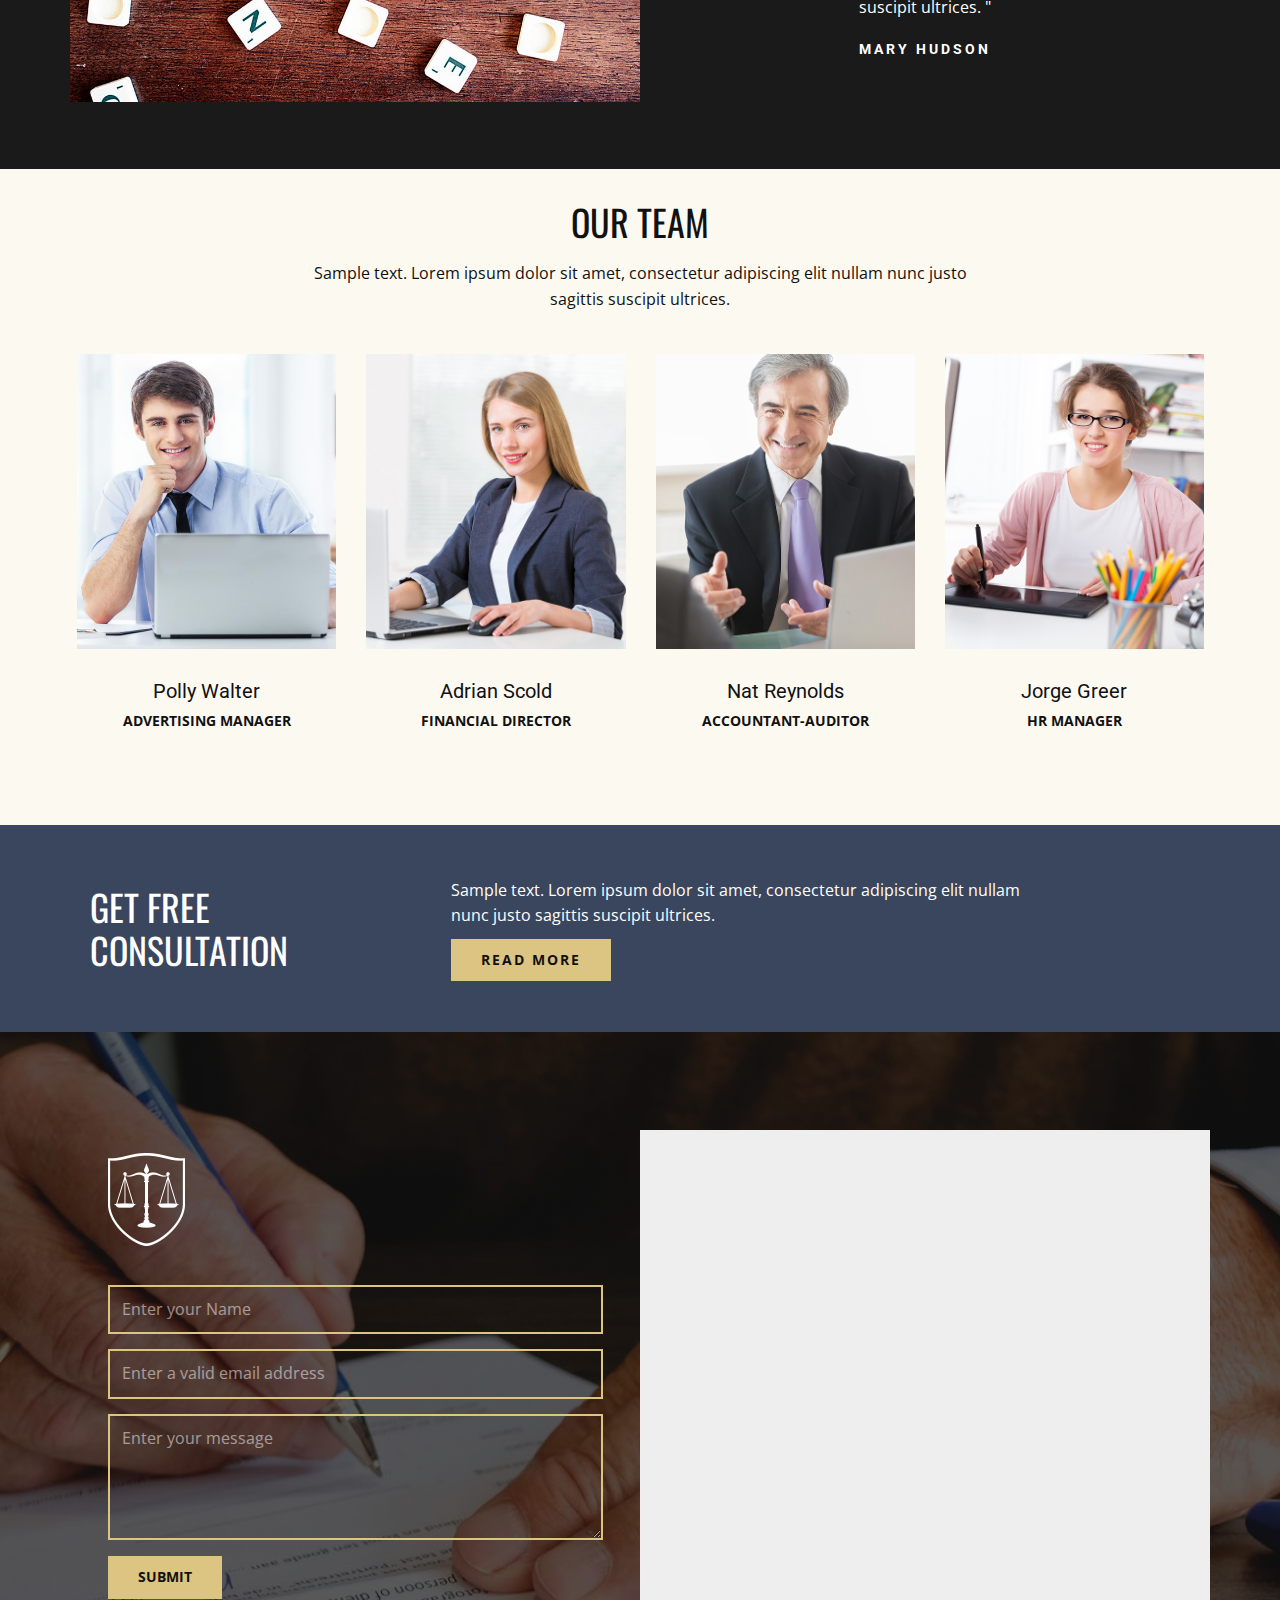
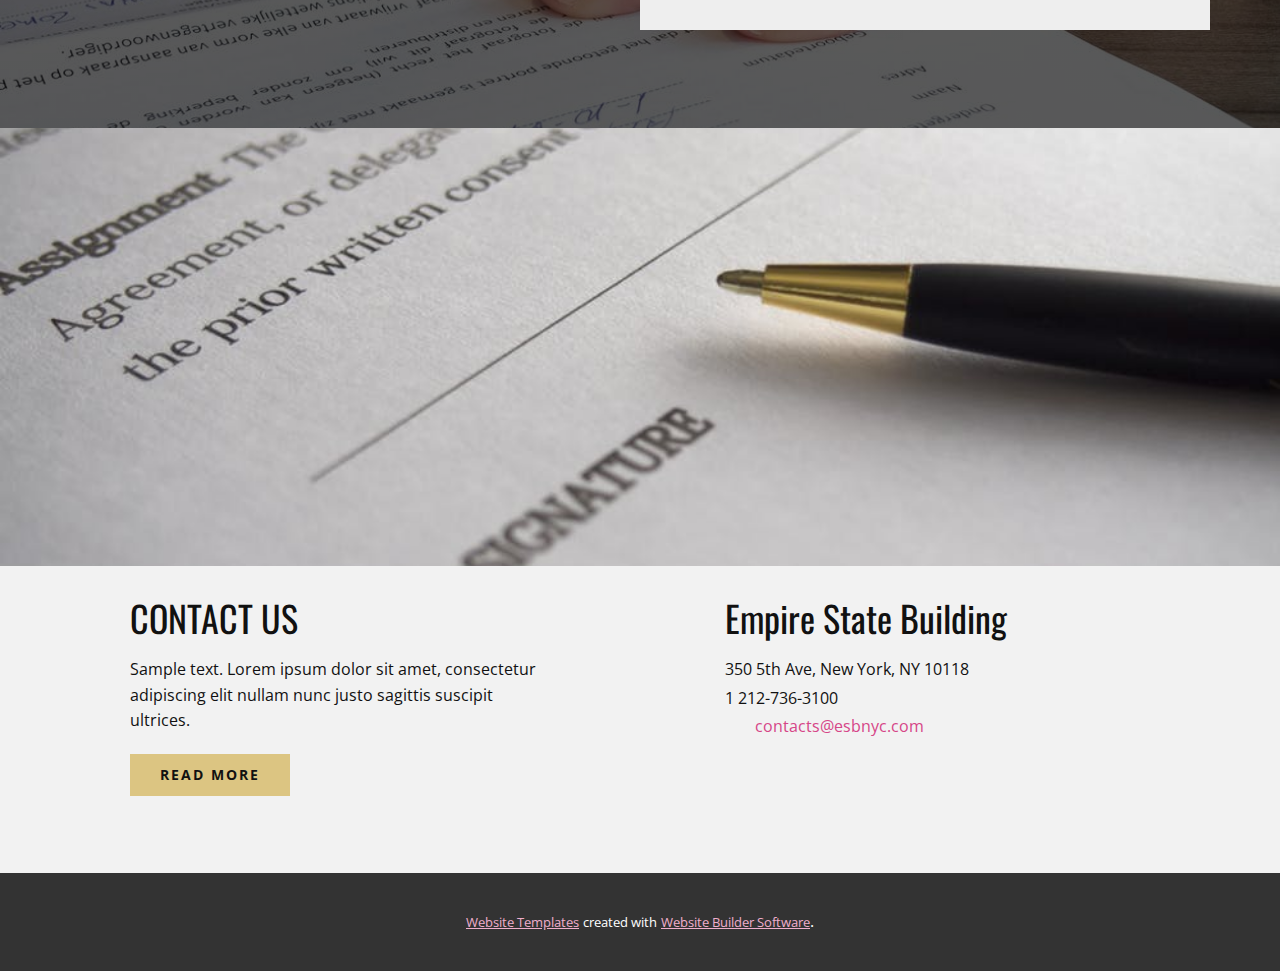
<file: Page-3.html>
<!DOCTYPE html>
<html style="font-size: 16px;" lang="es"><head>
    <meta name="viewport" content="width=device-width, initial-scale=1.0">
    <meta charset="utf-8">
    <meta name="keywords" content="PROTECTING YOUR RIGHTS, WE ARE DIFFERENT, wellcom to&nbsp;LOUISIANA INJURY LAWYERS, Doing The Right Things, 89%, 89%, 89%, 89%, what our clients say&amp;apos;s, Our Team, CONTACT US, Empire State Building">
    <meta name="description" content="">
    <title>Page 3</title>
    <link rel="stylesheet" href="nicepage.css" media="screen">
<link rel="stylesheet" href="Page-3.css" media="screen">
    <script class="u-script" type="text/javascript" src="jquery-1.9.1.min.js" defer=""></script>
    <script class="u-script" type="text/javascript" src="nicepage.js" "="" defer=""></script>
    <meta name="generator" content="Nicepage 4.17.13, nicepage.com">
    <link id="u-theme-google-font" rel="stylesheet" href="https://fonts.googleapis.com/css?family=Roboto:100,100i,300,300i,400,400i,500,500i,700,700i,900,900i|Open+Sans:300,300i,400,400i,500,500i,600,600i,700,700i,800,800i">
    <link id="u-page-google-font" rel="stylesheet" href="https://fonts.googleapis.com/css?family=Oswald:200,300,400,500,600,700">
    
    
    
    
    
    
    
    
    
    
    
    <script type="application/ld+json">{
		"@context": "http://schema.org",
		"@type": "Organization",
		"name": ""
}</script>
    <meta name="theme-color" content="#d64688">
    <meta property="og:title" content="Page 3">
    <meta property="og:type" content="website">
  </head>
  <body class="u-body u-xl-mode" data-lang="es"> 
    <section class="u-clearfix u-image u-shading u-section-1" id="sec-9bd1">
      <div class="u-clearfix u-sheet u-sheet-1">
        <img src="images/b830c9ee53b7d3c27cb8fdb1d86e96bc.png" alt="" class="u-image u-image-default u-image-1" data-image-width="77" data-image-height="94">
        <div class="u-align-right u-container-style u-expanded-width-sm u-expanded-width-xs u-group u-group-1">
          <div class="u-container-layout u-valign-middle-lg u-valign-middle-md u-valign-middle-sm u-valign-middle-xl u-container-layout-1">
            <h1 class="u-custom-font u-font-oswald u-text u-text-body-alt-color u-title u-text-1">PROTECTING YOUR RIGHTS</h1>
            <h3 class="u-text u-text-2">LOUISIANA INJURY LAWYERS</h3>
            <a href="#" class="u-btn u-button-style u-palette-5-base u-btn-1">read more</a>
          </div>
        </div>
      </div>
    </section>
    <section class="u-clearfix u-white u-section-2" id="sec-be49">
      <div class="u-clearfix u-sheet u-sheet-1">
        <div class="u-clearfix u-expanded-width u-gutter-20 u-layout-spacing-vertical u-layout-wrap u-layout-wrap-1">
          <div class="u-layout">
            <div class="u-layout-row">
              <div class="u-align-left u-container-style u-layout-cell u-right-cell u-size-30 u-layout-cell-1">
                <div class="u-container-layout" src="">
                  <img class="u-expanded-width u-image u-image-1" src="images/43962fdc27fbb9a51adab51bb532edbe.jpeg">
                </div>
              </div>
              <div class="u-align-left u-container-style u-layout-cell u-left-cell u-size-30 u-layout-cell-2">
                <div class="u-container-layout u-valign-middle u-container-layout-2">
                  <h3 class="u-custom-font u-font-oswald u-text u-text-1">WHO WE ARE</h3>
                  <p class="u-text u-text-2">We have now grown into an established law firm located in the central business district of Jakarta, offering a full range of legal services covering among others corporate, investment, finance and banking, shipping, litigation
                                    and specialist legal services to domestic and international clients. We continually guide our clients through Indonesia’s complex and dynamic regulatory system and provide sound legal advice on every aspect of doing
                                    business.<br>
                    <br>While maintaining our independence, we maintain close relationships with reputable international law firms to better provide multi and cross-national client services for our clients.<br>
                  </p>
                </div>
              </div>
            </div>
          </div>
        </div>
      </div>
    </section>
    <section class="u-clearfix u-palette-4-dark-2 u-section-3" id="sec-2fd2">
      <div class="u-clearfix u-sheet u-sheet-1">
        <div class="u-align-center u-container-style u-group u-group-1">
          <div class="u-container-layout u-valign-middle u-container-layout-1">
            <h2 class="u-custom-font u-font-oswald u-text u-text-body-alt-color u-text-1">WE ARE DIFFERENT</h2>
            <h5 class="u-text u-text-body-alt-color u-text-2">MAIN AREAS OF EXPERTISE</h5>
          </div>
        </div>
        <div class="u-clearfix u-expanded-width-lg u-expanded-width-md u-expanded-width-xl u-expanded-width-xs u-layout-wrap u-layout-wrap-1">
          <div class="u-layout">
            <div class="u-layout-row">
              <div class="u-align-center u-container-style u-layout-cell u-left-cell u-size-15 u-size-30-md u-layout-cell-1">
                <div class="u-container-layout u-valign-middle u-container-layout-2"><span class="u-border-2 u-border-palette-5-base u-icon u-icon-circle u-text-palette-5-base u-icon-1"><svg class="u-svg-link" preserveAspectRatio="xMidYMin slice" viewBox="0 0 484 484" style="undefined"><use xlink:href="#svg-1f17"></use></svg><svg class="u-svg-content" viewBox="0 0 484 484" x="0px" y="0px" id="svg-1f17" style="enable-background:new 0 0 484 484;"><g><g><path d="M414.74,95.558c-21.512-21.516-50.12-33.364-80.544-33.364c-30.428,0-59.032,11.848-80.544,33.364l-9.044,9.044    l-9.044-9.044c-21.516-21.516-50.124-33.364-80.548-33.364c-30.428,0-59.032,11.848-80.544,33.364    c-44.416,44.408-44.416,116.672,0,161.084L236.12,418.29c2.344,2.344,5.412,3.516,8.484,3.516c3.072,0,6.14-1.172,8.492-3.512    L414.74,256.646c21.516-21.512,33.364-50.12,33.364-80.544C448.104,145.674,436.256,117.07,414.74,95.558z M397.768,239.674    l-153.16,153.164L91.444,239.674c-35.056-35.056-35.056-92.092,0-127.148c16.98-16.98,39.556-26.332,63.572-26.332    c24.012,0,46.592,9.352,63.576,26.332l17.528,17.528c4.688,4.688,12.28,4.688,16.968,0l17.528-17.528    c16.984-16.98,39.56-26.332,63.576-26.332s46.596,9.352,63.576,26.332C432.824,147.582,432.824,204.618,397.768,239.674z"></path>
</g>
</g><g><g><path d="M56,213.806H12c-6.628,0-12,5.372-12,12s5.372,12,12,12h44c6.628,0,12-5.372,12-12S62.628,213.806,56,213.806z"></path>
</g>
</g><g><g><path d="M431.992,214.194H317.144l-17.872-39.308c-1.348-2.972-4.284-4.78-7.624-4.684c-3.26,0.14-6.108,2.24-7.196,5.316    l-36.528,102.936l-44.408-122.98c-1.096-3.036-3.916-5.12-7.148-5.272c-3.456-0.16-6.236,1.66-7.612,4.584l-29.84,63.408h-98.92    c-4.42,0-8,3.584-8,8s5.264,7.612,9.684,7.612h104c3.1,0,4.236-1.4,5.556-4.204l23.788-50.548l45.452,125.86    c1.144,3.168,4.152,5.28,7.524,5.28c0.008,0,0.016,0,0.016,0c3.38-0.008,6.388-2.14,7.516-5.324l37.376-105.332l11.804,25.964    c1.296,2.86,5.832,4.304,8.968,4.304h120c4.416,0,6.312-3.196,6.312-7.612S436.408,214.194,431.992,214.194z"></path>
</g>
</g><g><g><path d="M472,209.806h-36c-6.628,0-12,5.372-12,12s5.372,12,12,12h36c6.628,0,12-5.372,12-12S478.628,209.806,472,209.806z"></path>
</g>
</g></svg></span>
                  <h3 class="u-custom-font u-font-oswald u-text u-text-body-alt-color u-text-3">Medical law</h3>
                  <p class="u-text u-text-body-alt-color u-text-4">Sample text. Lorem ipsum dolor sit amet, consectetur adipiscing</p>
                </div>
              </div>
              <div class="u-align-center u-container-style u-layout-cell u-size-15 u-size-30-md u-layout-cell-2">
                <div class="u-container-layout u-valign-middle u-container-layout-3"><span class="u-border-2 u-border-palette-5-base u-icon u-icon-circle u-text-palette-5-base u-icon-2"><svg class="u-svg-link" preserveAspectRatio="xMidYMin slice" viewBox="0 0 431.76 431.76" style="undefined"><use xlink:href="#svg-7ece"></use></svg><svg class="u-svg-content" viewBox="0 0 431.76 431.76" x="0px" y="0px" id="svg-7ece" style="enable-background:new 0 0 431.76 431.76;"><g><g><path d="M215.88,85.12C153.556,85.164,103.044,135.676,103,198c0.557,40.682,20.351,78.696,53.36,102.48V382    c0.027,0.932,0.216,1.853,0.56,2.72v0.64c0.138,0.33,0.299,0.651,0.48,0.96l28.16,41.92c1.49,2.205,3.979,3.524,6.64,3.52h46.56    c2.661,0.004,5.15-1.315,6.64-3.52l28.16-41.92c0.181-0.309,0.342-0.63,0.48-0.96v-0.64c0.344-0.867,0.533-1.788,0.56-2.72v-81.52    c33.01-23.784,52.803-61.798,53.36-102.48C327.918,135.987,277.891,85.603,215.88,85.12z M234.92,416h-38.08l-17.44-25.92h72.88    L234.92,416z M172.44,374.08v-21.2h86.88l0.08,21.2H172.44z M263,289.52l0,0.24c-2.259,1.487-3.613,4.015-3.6,6.72v40.64h-86.96    V296c0.013-2.705-1.341-5.233-3.6-6.72c-30.628-20.467-49.233-54.687-49.76-91.52c1.537-53.483,46.14-95.594,99.623-94.057    c51.323,1.475,92.582,42.734,94.057,94.057C312.312,234.679,293.697,269.005,263,289.52z"></path>
</g>
</g><g><g><path d="M219.08,121.36c-4.418,0-8,3.582-8,8s3.582,8,8,8c33.251,0.044,60.196,26.989,60.24,60.24c0,4.418,3.582,8,8,8    s8-3.582,8-8C295.276,155.512,261.168,121.404,219.08,121.36z"></path>
</g>
</g><g><g><path d="M81.48,189.6h-57.6c-4.418,0-8,3.582-8,8s3.582,8,8,8h57.6c4.418,0,8-3.582,8-8c0,0,0,0,0,0    C89.48,193.182,85.898,189.6,81.48,189.6z"></path>
</g>
</g><g><g><path d="M407.88,189.6h-57.6c-4.418,0-8,3.582-8,8s3.582,8,8,8h57.6c4.418,0,8-3.582,8-8S412.298,189.6,407.88,189.6z"></path>
</g>
</g><g><g><path d="M127.313,287.12c-2.874-3.356-7.924-3.747-11.28-0.873c-0.313,0.268-0.605,0.56-0.873,0.873v-0.16L74.28,328    c-3.356,2.874-3.747,7.924-0.873,11.28c2.874,3.356,7.924,3.747,11.28,0.873c0.313-0.268,0.605-0.56,0.873-0.873l40.88-40.88    C129.796,295.526,130.187,290.476,127.313,287.12z"></path>
</g>
</g><g><g><path d="M356.607,56c-2.995-2.565-7.412-2.565-10.407,0l-40.88,40.88c-3.137,3.111-3.158,8.177-0.047,11.314    c1.513,1.526,3.577,2.379,5.727,2.366l-0.08-0.08c2.126,0.012,4.17-0.823,5.68-2.32l40.88-40.88    C360.354,63.924,359.963,58.874,356.607,56z"></path>
</g>
</g><g><g><path d="M359.067,329.609c-0.45-0.609-0.984-1.151-1.587-1.609l-40.88-41.04c-2.874-3.356-7.924-3.747-11.28-0.873    c-3.356,2.874-3.747,7.924-0.873,11.28c0.268,0.313,0.56,0.605,0.873,0.873l40.88,40.88c2.626,3.553,7.636,4.304,11.189,1.678    S361.693,333.162,359.067,329.609z"></path>
</g>
</g><g><g><path d="M126.44,96.88L85.56,56c-3.356-2.874-8.406-2.483-11.28,0.873c-2.565,2.995-2.565,7.412,0,10.407l40.88,40.88    c3.356,2.874,8.406,2.483,11.28-0.873C129.005,104.292,129.005,99.875,126.44,96.88z"></path>
</g>
</g><g><g><path d="M215.88,0c-4.418,0-8,3.582-8,8v57.84c-0.133,4.416,3.34,8.104,7.756,8.236c0.081,0.002,0.162,0.004,0.244,0.004    c4.418,0,8-3.582,8-8V8C223.88,3.582,220.298,0,215.88,0z"></path>
</g>
</g></svg></span>
                  <h3 class="u-custom-font u-font-oswald u-text u-text-body-alt-color u-text-5">business law</h3>
                  <p class="u-text u-text-body-alt-color u-text-6">Sample text. Lorem ipsum dolor sit amet, consectetur adipiscing</p>
                </div>
              </div>
              <div class="u-container-style u-layout-cell u-size-15 u-size-30-md u-layout-cell-3">
                <div class="u-container-layout u-container-layout-4"><span class="u-border-2 u-border-palette-5-base u-icon u-icon-circle u-text-palette-5-base u-icon-3"><svg class="u-svg-link" preserveAspectRatio="xMidYMin slice" viewBox="0 0 512 512" style="undefined"><use xlink:href="#svg-8eac"></use></svg><svg class="u-svg-content" viewBox="0 0 512 512" x="0px" y="0px" id="svg-8eac" style="enable-background:new 0 0 512 512;"><g><g><path d="M400.513,407.675c-1.773-4.253-6.66-6.262-10.911-4.489l-72.932,30.422c-14.685,6.134-31.1,6.767-46.226,1.78    L99.38,379.024c-10.772-3.556-22.425-3.001-32.806,1.556l-6.788,2.971c-4.221,1.849-6.145,6.768-4.298,10.989    c1.848,4.221,6.769,6.144,10.989,4.296l6.796-2.975c6.609-2.901,14.023-3.254,20.879-0.992l171.067,56.366    c8.442,2.782,17.205,4.168,25.954,4.168c10.877,0,21.734-2.14,31.923-6.397l72.928-30.421    C400.277,416.813,402.287,411.928,400.513,407.675z"></path>
</g>
</g><g><g><path d="M508.861,328.574l-0.116-0.27c-7.508-17.411-26.418-26.822-44.549-22.909c2.297-7.44,1.921-15.37-1.135-22.635    c-3.446-8.192-9.88-14.541-18.137-17.885c-0.089-0.036-0.185-0.072-0.287-0.11c-6.784-2.678-14.138-2.974-20.936-1.119V209.56    c0-4.608-3.736-8.344-8.344-8.344c-4.608,0-8.344,3.736-8.344,8.344v115.511l-73.351,25.666    c-7.953,2.776-16.702,2.776-24.636,0.001l-86.228-30.133v-33.621l82.572,28.236c16.668,5.715,35.221-2.337,42.477-18.33h10.441    c4.608,0,8.344-3.736,8.344-8.344V191.76c0-4.608-3.736-8.344-8.344-8.344h-86.773c-4.608,0-8.344,3.736-8.344,8.344v33.598    l-40.372-15.486v-62.278l92.102-60.989l92.113,60.991v34.154c0,4.608,3.736,8.344,8.344,8.344c4.608,0,8.344-3.736,8.344-8.344    v-23.111l22.904,15.165c1.417,0.939,3.016,1.388,4.599,1.388c2.704,0,5.359-1.314,6.964-3.738    c2.544-3.843,1.492-9.019-2.351-11.563l-45.466-30.106V64.939c0-4.608-3.736-8.344-8.344-8.344h-50.062    c-4.608,0-8.344,3.736-8.344,8.344v20.65l-24.091-15.952c-2.792-1.849-6.42-1.849-9.212,0l-136.305,90.257    c-3.843,2.544-4.894,7.721-2.351,11.563c2.545,3.844,7.723,4.895,11.563,2.351l22.905-15.166v44.833l-28.14-10.794    c-1.081-0.429-2.269-0.863-3.728-1.363c-29.6-10.17-63.345-5.529-90.264,12.41L3.718,257.193    c-3.835,2.554-4.873,7.735-2.317,11.57c2.554,3.834,7.734,4.873,11.57,2.317l80.262-53.468    c22.62-15.074,50.876-19.006,75.6-10.512c1.208,0.414,2.156,0.759,3.072,1.121l150.97,57.911c4.483,1.711,8.004,5.092,9.913,9.52    c1.97,4.567,1.964,9.573-0.023,14.106c-3.663,8.397-13.32,12.647-21.989,9.674l-95.77-32.749    c-7.651-2.619-15.957-2.296-23.391,0.908c-9.235,3.983-16.002,11.831-18.567,21.532c-4.313,16.294,4.784,33.43,20.717,39.012    l109.758,38.356c11.482,4.014,24.14,4.014,35.646-0.001l125.839-44.032c11.223-3.931,23.709,1.535,28.443,12.512l0.048,0.112    c2.372,5.611,2.411,11.809,0.106,17.451c-2.308,5.65-6.683,10.058-12.319,12.409l-67.196,28.029    c-4.253,1.774-6.262,6.659-4.489,10.912c1.336,3.203,4.438,5.134,7.704,5.134c1.07,0,2.159-0.208,3.208-0.645l67.196-28.029    c9.763-4.074,17.342-11.709,21.342-21.5C513.046,349.063,512.98,338.316,508.861,328.574z M360.289,73.282h33.374v45.455    l-33.374-22.099V73.282z M328.836,250.548l-48.979-18.788v-31.656h70.086v74.461c-0.454-1.878-1.059-3.727-1.832-5.52    C344.402,260.444,337.551,253.872,328.836,250.548z M206.11,314.775l-6.837-2.388c-7.76-2.72-12.194-11.061-10.095-18.993    c1.248-4.718,4.543-8.537,9.043-10.477c2.509-1.082,5.221-1.473,7.889-1.196V314.775z M447.737,301.926l-4.281,10.396    l-19.754,6.912V281.66h-0.001c4.393-2.746,9.922-3.315,14.822-1.367c0.078,0.031,0.161,0.063,0.25,0.096    c4.047,1.668,7.208,4.805,8.908,8.844C449.399,293.317,449.418,297.83,447.737,301.926z"></path>
</g>
</g></svg></span>
                  <h3 class="u-align-center u-custom-font u-font-oswald u-text u-text-body-alt-color u-text-7">insurance law</h3>
                  <p class="u-align-center u-text u-text-body-alt-color u-text-8">Sample text. Lorem ipsum dolor sit amet, consectetur adipiscing</p>
                </div>
              </div>
              <div class="u-align-center u-container-style u-layout-cell u-right-cell u-size-15 u-size-30-md u-layout-cell-4">
                <div class="u-container-layout u-valign-middle u-container-layout-5"><span class="u-border-2 u-border-palette-5-base u-icon u-icon-circle u-text-palette-5-base u-icon-4"><svg class="u-svg-link" preserveAspectRatio="xMidYMin slice" viewBox="0 0 479.97 479.97" style="undefined"><use xlink:href="#svg-6886"></use></svg><svg class="u-svg-content" viewBox="0 0 479.97 479.97" x="0px" y="0px" id="svg-6886" style="enable-background:new 0 0 479.97 479.97;"><g><g><path d="M407.972,31.491c-0.538,0-1.075,0.054-1.602,0.162c-16.044,3.229-32.715,0.323-46.72-8.144l-3.512-2.12    c-0.221-0.11-0.448-0.209-0.68-0.296c-0.232-0.112-0.464-0.208-0.704-0.304c-1.776-0.656-3.728-0.656-5.504,0    c-0.24,0.096-0.472,0.192-0.704,0.304c-0.232,0.087-0.458,0.186-0.68,0.296l-3.512,2.12c-14.021,8.487-30.72,11.394-46.784,8.144    c-4.329-0.884-8.555,1.909-9.438,6.238c-0.108,0.527-0.162,1.064-0.162,1.602v80.56c0,11.348,3.068,22.485,8.88,32.232    c6.721,11.314,16.862,20.2,28.96,25.376l23.024,9.92c2.007,0.864,4.281,0.864,6.288,0l23.032-9.92    c12.086-5.182,22.216-14.068,28.928-25.376c5.815-9.746,8.886-20.883,8.888-32.232v-80.56    C415.971,35.074,412.39,31.491,407.972,31.491z M343.97,168.068l-11.864-5.112c-8.991-3.856-16.527-10.467-21.52-18.88    c-4.325-7.259-6.611-15.55-6.616-24V48.684c13.713,1.092,27.478-1.322,40-7.016V168.068z M399.97,120.052    c-0.005,8.45-2.291,16.741-6.616,24c-4.993,8.413-12.529,15.024-21.52,18.88l-11.864,5.144V41.668    c12.523,5.692,26.288,8.106,40,7.016V120.052z"></path>
</g>
</g><g><g><path d="M454.69,177.036c-1.643-4.101-6.3-6.094-10.401-4.452c-4.102,1.643-6.095,6.3-4.452,10.401    c0.061,0.152,0.127,0.302,0.197,0.45c10.573,24.22,16,50.373,15.936,76.8c0,4.418,3.582,8,8,8s8-3.582,8-8    C472.04,231.605,466.155,203.272,454.69,177.036z"></path>
</g>
</g><g><g><path d="M239.97,52.236c-60.794-0.014-118.547,26.588-158.048,72.8c-2.872,3.358-2.478,8.408,0.88,11.28    c3.358,2.872,8.408,2.478,11.28-0.88c36.459-42.66,89.77-67.217,145.888-67.2c4.418,0,8-3.582,8-8S244.388,52.236,239.97,52.236z"></path>
</g>
</g><g><g><path d="M472.658,327.516l-53.24-53.272c-2.949-2.924-6.261-5.457-9.856-7.536c16.982-14.13,19.294-39.351,5.164-56.332    c-14.13-16.982-39.351-19.294-56.332-5.164c-16.982,14.13-19.294,39.351-5.164,56.332c1.917,2.304,4.087,4.385,6.468,6.204    c-2.865,1.827-5.526,3.956-7.936,6.352l-14.544,13.808c-5.091,4.865-13.155,4.704-18.048-0.36l-53.264-53.272    c-2.263-2.257-4.748-4.281-7.416-6.04c22.106-14.631,28.166-44.413,13.535-66.519c-14.631-22.106-44.413-28.166-66.519-13.535    c-22.106,14.631-28.166,44.413-13.535,66.519c3.557,5.375,8.16,9.978,13.535,13.535c-2.665,1.764-5.146,3.79-7.408,6.048    l-40.76,40.8l-35.912-25.792c-2.065-1.963-4.3-3.738-6.68-5.304c3.252-2.216,6.223-4.819,8.848-7.752h20.376    c4.418,0.002,8.002-3.578,8.004-7.996c0.001-1.243-0.288-2.468-0.844-3.58l-17.808-35.624c-1.425-4.415-3.498-8.594-6.152-12.4    c-0.443-0.86-1.043-1.631-1.768-2.272c-16.291-20.655-46.242-24.193-66.897-7.902c-3.2,2.524-6.064,5.449-8.519,8.702    c-0.315,0.349-0.604,0.72-0.864,1.112c-2.755,3.892-4.913,8.174-6.4,12.704l-17.84,35.664c-1.984,3.948-0.392,8.756,3.556,10.74    c1.096,0.551,2.305,0.842,3.532,0.852h20.44c2.611,2.907,5.566,5.486,8.8,7.68c-2.567,1.714-4.962,3.672-7.152,5.848    L7.314,297.036c-9.751,9.75-9.752,25.559-0.002,35.31c4.683,4.683,11.035,7.314,17.658,7.314    c5.928-0.021,11.659-2.131,16.184-5.96l-16.92,68c-1.1,4.279,1.477,8.64,5.756,9.74c0.647,0.166,1.312,0.251,1.98,0.252h16v24    c-0.008,13.219,10.701,23.943,23.921,23.951c5.942,0.004,11.674-2.203,16.079-6.191c9.8,8.872,24.937,8.119,33.809-1.681    c3.988-4.405,6.195-10.137,6.191-16.079v-24h16c4.418,0.003,8.003-3.576,8.006-7.994c0-0.655-0.079-1.307-0.238-1.942    l-19.736-79.384l11.04,5.704c4.754,2.492,10.066,3.731,15.432,3.6c0.515,0.032,1.031,0.019,1.544-0.04    c0.352,0,0.72,0.056,0.92,0.056c6.622-0.019,12.97-2.649,17.664-7.32l13.368-13.368v124.688    c-0.038,13.206,10.636,23.943,23.842,23.981c5.974,0.017,11.738-2.202,16.158-6.221c9.8,8.872,24.937,8.119,33.809-1.681    c3.988-4.405,6.195-10.137,6.191-16.079V311.004l25.6,25.6c12.034,12.408,30.409,16.241,46.4,9.68v89.408    c-0.038,13.206,10.636,23.943,23.842,23.981c5.974,0.017,11.738-2.202,16.158-6.221c9.8,8.872,24.937,8.119,33.809-1.681    c3.988-4.405,6.195-10.137,6.191-16.079v-85.464l13.368,12.6c9.756,9.751,25.57,9.747,35.321-0.009    c4.679-4.681,7.308-11.028,7.311-17.647C479.989,338.546,477.356,332.188,472.658,327.516z M383.97,212.236    c13.255,0,24,10.745,24,24s-10.745,24-24,24s-24-10.745-24-24S370.715,212.236,383.97,212.236z M199.97,188.236    c0-17.673,14.327-32,32-32c17.673,0,32,14.327,32,32s-14.327,32-32,32C214.297,220.236,199.97,205.909,199.97,188.236z     M56.162,220.236h-11.2l12.288-24.608c0.181-0.362,0.336-0.736,0.464-1.12c0.998-3.185,2.488-6.195,4.416-8.92    c0.144-0.168,0.296-0.344,0.432-0.528c10.397-14.05,30.215-17.011,44.266-6.614c2.52,1.865,4.749,4.094,6.614,6.614    c0.128,0.176,0.272,0.344,0.416,0.512c1.939,2.726,3.435,5.742,4.432,8.936c0.128,0.384,0.283,0.758,0.464,1.12l12.304,24.608    h-11.2c-2.518,0-4.889,1.186-6.4,3.2c-5.516,7.324-13.941,11.892-23.088,12.52c-1.64-0.08-3.256-0.096-4.896,0    c-9.084-0.679-17.434-5.242-22.912-12.52C61.051,221.422,58.68,220.236,56.162,220.236z M461.359,351.511    c-1.679,1.681-3.957,2.626-6.333,2.629c-2.455-0.024-4.799-1.025-6.513-2.784l-27.024-25.52c-3.198-3.049-8.262-2.928-11.31,0.27    c-1.434,1.504-2.227,3.508-2.21,5.586v104c0,4.418-3.582,8-8,8s-8-3.582-8-8v-59.856c0-4.418-3.582-8-8-8s-8,3.582-8,8v59.856    c0,4.418-3.582,8-8,8s-8-3.582-8-8v-104c0.002-4.418-3.578-8.001-7.997-8.003c-2.041-0.001-4.006,0.779-5.491,2.179    c-10.343,10.214-27.007,10.11-37.221-0.233c-0.128-0.129-0.254-0.26-0.379-0.391l-39.2-39.2    c-3.093-3.155-8.158-3.204-11.313-0.111c-1.546,1.516-2.411,3.594-2.399,5.759v144c0,4.418-3.582,8-8,8s-8-3.582-8-8v-96    c0-4.418-3.582-8-8-8s-8,3.582-8,8v96c0,4.418-3.582,8-8,8s-8-3.582-8-8v-144c-0.001-4.418-3.583-7.999-8.002-7.998    c-2.121,0-4.154,0.843-5.654,2.342l-27,27c-1.543,1.56-3.603,2.501-5.792,2.648c-0.208,0-0.8-0.096-1.04-0.112s-0.416,0-0.616,0    c-0.373-0.028-0.747-0.028-1.12,0c-0.271,0-0.541,0.04-0.8,0.12c-2.611-0.004-5.183-0.629-7.504-1.824l-26.744-13.832    c-3.924-2.03-8.751-0.494-10.781,3.43c-0.892,1.725-1.127,3.716-0.659,5.602l21.536,86.624H119.97c-4.418,0-8,3.582-8,8v32    c0,4.418-3.582,8-8,8s-8-3.582-8-8v-32c0-4.418-3.582-8-8-8s-8,3.582-8,8v32c0,4.418-3.582,8-8,8s-8-3.582-8-8v-32    c0-4.418-3.582-8-8-8H42.234l21.536-86.656c1.061-4.289-1.555-8.626-5.844-9.688c-2.761-0.683-5.678,0.151-7.66,2.191    l-18.952,19.496c-3.483,3.521-9.161,3.552-12.682,0.07c-1.704-1.686-2.663-3.984-2.661-6.382c-0.014-2.404,0.944-4.712,2.656-6.4    l46.784-47.288c5.126-5.078,11.832-8.253,19.008-9c1.192,0.088,2.4,0.192,3.584,0.192c1.184,0,2.4-0.104,3.584-0.192    c7.176,0.747,13.882,3.922,19.008,9c0.306,0.31,0.638,0.594,0.992,0.848l41.936,30.112c3.184,2.282,7.552,1.923,10.32-0.848    l45.6-45.6c12.489-12.45,32.695-12.45,45.184,0l53.344,53.44c11.019,11.144,28.945,11.375,40.248,0.52l14.688-13.944    c12.642-12.073,32.542-12.073,45.184,0l53.264,53.264C464.858,342.329,464.86,348.007,461.359,351.511z"></path>
</g>
</g></svg></span>
                  <h3 class="u-custom-font u-font-oswald u-text u-text-body-alt-color u-text-9">family law</h3>
                  <p class="u-text u-text-body-alt-color u-text-10">Sample text. Lorem ipsum dolor sit amet, consectetur adipiscing</p>
                </div>
              </div>
            </div>
          </div>
        </div>
      </div>
    </section>
    <section class="u-clearfix u-section-4" id="sec-edf4">
      <div class="u-clearfix u-sheet u-sheet-1">
        <div class="u-clearfix u-expanded-width u-layout-wrap u-layout-wrap-1">
          <div class="u-layout">
            <div class="u-layout-row">
              <div class="u-container-style u-image u-layout-cell u-left-cell u-shading u-size-30 u-image-1">
                <div class="u-container-layout">
                  <div class="u-align-center u-border-3 u-border-palette-5-base u-container-style u-group u-group-1">
                    <div class="u-container-layout u-valign-middle u-container-layout-2">
                      <h2 class="u-custom-font u-font-oswald u-text u-text-1">wellcom to&nbsp;LOUISIANA INJURY LAWYERS</h2>
                    </div>
                  </div>
                </div>
              </div>
              <div class="u-container-style u-layout-cell u-right-cell u-size-30 u-layout-cell-2">
                <div class="u-container-layout u-valign-middle">
                  <p class="u-text u-text-2">Dispute Resolution - Advised and represented a world class coal trading company, on a multi-million dollar arbitration case under LCIA rules and its enforcement in Indonesia.<br>
                    <br>Mining - Advised and assisted a leading
                                    Indian conglomerate on acquisition of Indonesian coal mining companies in Kalimantan and Sumatera.Oil &amp; Gas – Advised holders of Production Sharing Contracts for listing purpose in UK.<br>
                    <br>Restructuring and Insolvency
                                    - Advised and assisted on multi-million US dollar restructuring of a group of companies in Indonesia.<br>
                    <br>Shipping - Advised and represented P&amp;I clubs, insurers on maritime litigation cases i.e. cargo disputes,
                                    charter party disputes and arrest of vessels.
                  </p>
                </div>
              </div>
            </div>
          </div>
        </div>
      </div>
    </section>
    <section class="u-clearfix u-custom-color-1 u-section-5" id="sec-cf5f">
      <div class="u-clearfix u-sheet u-sheet-1">
        <div class="u-align-center u-container-style u-group u-group-1">
          <div class="u-container-layout u-valign-middle u-container-layout-1">
            <h2 class="u-custom-font u-font-oswald u-text u-text-body-alt-color u-text-1">Doing The Right Things</h2>
            <p class="u-text u-text-body-alt-color u-text-2">Sample text. Lorem ipsum dolor sit amet, consectetur adipiscing elit nullam nunc justo sagittis suscipit ultrices.</p>
          </div>
        </div>
        <div class="u-clearfix u-expanded-width u-layout-wrap u-layout-wrap-1">
          <div class="u-layout">
            <div class="u-layout-row">
              <div class="u-align-center u-container-style u-layout-cell u-left-cell u-size-15 u-size-30-md u-layout-cell-1">
                <div class="u-container-layout u-valign-middle u-container-layout-2">
                  <h1 class="u-custom-font u-font-oswald u-text u-text-palette-5-base u-title u-text-3" data-animation-name="counter" data-animation-event="scroll" data-animation-duration="3000">89%</h1>
                  <div class="u-border-3 u-border-white u-line u-line-horizontal u-line-1"></div>
                  <h4 class="u-text u-text-body-alt-color u-text-4">Sample Headline</h4>
                </div>
              </div>
              <div class="u-align-center u-container-style u-layout-cell u-size-15 u-size-30-md u-layout-cell-2">
                <div class="u-container-layout u-valign-middle u-container-layout-3">
                  <h1 class="u-custom-font u-font-oswald u-text u-text-palette-5-base u-title u-text-5" data-animation-name="counter" data-animation-event="scroll" data-animation-duration="3000">20k</h1>
                  <div class="u-border-3 u-border-white u-line u-line-horizontal u-line-2"></div>
                  <h4 class="u-text u-text-body-alt-color u-text-6">Sample Headline</h4>
                </div>
              </div>
              <div class="u-align-center u-container-style u-layout-cell u-size-15 u-size-30-md u-layout-cell-3">
                <div class="u-container-layout u-valign-middle u-container-layout-4">
                  <h1 class="u-custom-font u-font-oswald u-text u-text-palette-5-base u-title u-text-7" data-animation-name="counter" data-animation-event="scroll" data-animation-duration="3000">250</h1>
                  <div class="u-border-3 u-border-white u-line u-line-horizontal u-line-3"></div>
                  <h4 class="u-text u-text-body-alt-color u-text-8">Sample Headline</h4>
                </div>
              </div>
              <div class="u-align-center u-container-style u-layout-cell u-right-cell u-size-15 u-size-30-md u-layout-cell-4">
                <div class="u-container-layout u-valign-middle u-container-layout-5">
                  <h1 class="u-custom-font u-font-oswald u-text u-text-palette-5-base u-title u-text-9" data-animation-name="counter" data-animation-event="scroll" data-animation-duration="3000">15</h1>
                  <div class="u-border-3 u-border-white u-line u-line-horizontal u-line-4"></div>
                  <h4 class="u-text u-text-body-alt-color u-text-10">Sample Headline</h4>
                </div>
              </div>
            </div>
          </div>
        </div>
      </div>
    </section>
    <section class="u-clearfix u-section-6" id="carousel_ecb1">
      <div class="u-clearfix u-sheet u-sheet-1">
        <div class="u-clearfix u-expanded-width u-layout-wrap u-layout-wrap-1">
          <div class="u-layout">
            <div class="u-layout-row">
              <div class="u-container-style u-image u-layout-cell u-left-cell u-size-30 u-image-1">
                <div class="u-container-layout"></div>
              </div>
              <div class="u-align-center-sm u-align-center-xs u-container-style u-layout-cell u-right-cell u-size-30 u-layout-cell-2">
                <div class="u-container-layout u-valign-middle u-container-layout-2">
                  <h2 class="u-align-center-lg u-align-center-md u-align-center-xl u-custom-font u-font-oswald u-text u-text-1">what our clients say's</h2>
                  <img src="images/d3a87f42703172f63fe1bbca2ecc27c1.jpeg" alt="" class="u-image u-image-circle u-image-2" data-image-width="900" data-image-height="600">
                  <p class="u-align-center-lg u-align-center-md u-align-center-xl u-text u-text-2">" Sample text. Lorem ipsum dolor sit amet, consectetur adipiscing elit nullam nunc justo sagittis suscipit ultrices. "</p>
                  <h6 class="u-align-center-lg u-align-center-md u-align-center-xl u-text u-text-3">Mary hudson</h6>
                </div>
              </div>
            </div>
          </div>
        </div>
      </div>
    </section>
    <section class="u-clearfix u-palette-5-light-3 u-section-7" id="sec-7ee3">
      <div class="u-clearfix u-sheet u-sheet-1">
        <div class="u-align-center-md u-align-center-sm u-align-center-xl u-align-center-xs u-align-left-lg u-container-style u-group u-group-1">
          <div class="u-container-layout u-container-layout-1">
            <h2 class="u-align-center-lg u-custom-font u-font-oswald u-text u-text-1">Our Team</h2>
            <p class="u-align-center-lg u-text u-text-2">Sample text. Lorem ipsum dolor sit amet, consectetur adipiscing elit nullam nunc justo sagittis suscipit ultrices.</p>
          </div>
        </div>
        <div class="u-clearfix u-gutter-30 u-layout-wrap u-layout-wrap-1">
          <div class="u-gutter-0 u-layout">
            <div class="u-layout-row">
              <div class="u-container-style u-layout-cell u-left-cell u-size-15 u-size-30-md u-layout-cell-1">
                <div class="u-container-layout u-valign-top">
                  <img class="u-expanded-width u-image u-image-1" src="images/ae6ddae7c5427d8429342c2925075c48.jpeg">
                  <h5 class="u-align-center u-text u-text-3">Polly Walter</h5>
                  <p class="u-align-center u-text u-text-4">Advertising Manager</p>
                </div>
              </div>
              <div class="u-container-style u-layout-cell u-size-15 u-size-30-md u-layout-cell-2">
                <div class="u-container-layout u-valign-top">
                  <img class="u-expanded-width u-image u-image-2" src="images/ed586d476297fc64da6627df84e0730c.jpeg">
                  <h5 class="u-align-center u-text u-text-5">Adrian Scold</h5>
                  <p class="u-align-center u-text u-text-6">Financial Director</p>
                </div>
              </div>
              <div class="u-container-style u-layout-cell u-size-15 u-size-30-md u-layout-cell-3">
                <div class="u-container-layout u-valign-top">
                  <img class="u-expanded-width u-image u-image-3" src="images/5a47ad9b468e862145140a48966a510e.jpeg">
                  <h5 class="u-align-center u-text u-text-7">Nat Reynolds</h5>
                  <p class="u-align-center u-text u-text-8">Accountant-auditor</p>
                </div>
              </div>
              <div class="u-container-style u-layout-cell u-right-cell u-size-15 u-size-30-md u-layout-cell-4">
                <div class="u-container-layout u-valign-top">
                  <img class="u-expanded-width u-image u-image-4" src="images/29861bdca0a74ce3cfe5cc1bff37c8cc.jpeg">
                  <h5 class="u-align-center u-text u-text-9">Jorge Greer</h5>
                  <p class="u-align-center u-text u-text-10">HR Manager</p>
                </div>
              </div>
            </div>
          </div>
        </div>
      </div>
    </section>
    <section class="u-clearfix u-custom-color-1 u-section-8" id="sec-e257">
      <div class="u-clearfix u-sheet u-sheet-1">
        <div class="u-clearfix u-expanded-width u-layout-wrap u-layout-wrap-1">
          <div class="u-gutter-0 u-layout">
            <div class="u-layout-row">
              <div class="u-align-left u-container-style u-layout-cell u-left-cell u-size-19 u-layout-cell-1">
                <div class="u-container-layout u-valign-middle u-container-layout-1">
                  <h3 class="u-custom-font u-font-oswald u-text u-text-1">get free consultation</h3>
                </div>
              </div>
              <div class="u-align-left u-container-style u-layout-cell u-right-cell u-size-41 u-layout-cell-2">
                <div class="u-container-layout">
                  <p class="u-text u-text-2">Sample text. Lorem ipsum dolor sit amet, consectetur adipiscing elit nullam nunc justo sagittis suscipit ultrices.</p>
                  <a href="###" class="u-btn u-button-style u-palette-5-base u-btn-1">Read More</a>
                </div>
              </div>
            </div>
          </div>
        </div>
      </div>
    </section>
    <section class="u-clearfix u-image u-shading u-section-9" id="sec-f7ba">
      <div class="u-clearfix u-sheet u-sheet-1">
        <div class="u-clearfix u-expanded-width u-layout-wrap u-layout-wrap-1">
          <div class="u-layout">
            <div class="u-layout-row">
              <div class="u-container-style u-layout-cell u-left-cell u-size-30 u-layout-cell-1">
                <div class="u-container-layout u-container-layout-1">
                  <img src="images/b830c9ee53b7d3c27cb8fdb1d86e96bc.png" alt="" class="u-image u-image-default u-image-1" data-image-width="77" data-image-height="94">
                  <div class="u-form u-form-1">
                    <form action="//publish.nicepage.com/Form/Process" method="POST" class="u-block-faa4-8 u-clearfix u-form-spacing-15 u-form-vertical u-inner-form" source="email"><!-- hidden inputs for siteId and pageId -->
                      <div class="u-form-group u-form-name">
                        <label for="name-1cd4" class="u-form-control-hidden u-label">Name</label>
                        <input type="text" placeholder="Enter your Name" id="name-1cd4" name="name" class="u-border-2 u-border-palette-5-base u-input u-input-rectangle" required="">
                      </div><!-- always visible -->
                      <div class="u-form-email u-form-group">
                        <label for="email-1cd4" class="u-form-control-hidden u-label">Email</label>
                        <input type="email" placeholder="Enter a valid email address" id="email-1cd4" name="email" class="u-border-2 u-border-palette-5-base u-input u-input-rectangle" required="">
                      </div>
                      <div class="u-form-group u-form-message">
                        <label for="message-1cd4" class="u-form-control-hidden u-label">Message</label>
                        <textarea placeholder="Enter your message" rows="4" cols="50" id="message-1cd4" name="message" class="u-border-2 u-border-palette-5-base u-input u-input-rectangle" required=""></textarea>
                      </div>
                      <div class="u-form-group u-form-submit">
                        <a href="#" class="u-btn u-btn-submit u-button-style u-palette-5-base u-btn-1">Submit</a>
                        <input type="submit" value="submit" class="u-form-control-hidden">
                      </div>
                      <div class="u-form-send-message u-form-send-success"> Thank you! Your message has been sent. </div>
                      <div class="u-form-send-error u-form-send-message"> Unable to send your message. Please fix errors then try again. </div>
                      <input type="hidden" name="formServices" value="0a7a3afe6dfbee295c28675bf232702a">
                    </form>
                  </div>
                </div>
              </div>
              <div class="u-container-style u-layout-cell u-right-cell u-size-30 u-layout-cell-2">
                <div class="u-container-layout">
                  <div class="u-expanded u-grey-light-2 u-map">
                    <div class="embed-responsive">
                      <iframe class="embed-responsive-item" src="//maps.google.com/maps?output=embed&amp;q=Manhattan%2C%20New%20York&amp;z=10&amp;t=m" data-map="JTdCJTIyYWRkcmVzcyUyMiUzQSUyMk1hbmhhdHRhbiUyQyUyME5ldyUyMFlvcmslMjIlMkMlMjJ6b29tJTIyJTNBMTAlMkMlMjJ0eXBlSWQlMjIlM0ElMjJyb2FkJTIyJTJDJTIybGFuZyUyMiUzQSUyMiUyMiU3RA=="></iframe>
                    </div>
                  </div>
                </div>
              </div>
            </div>
          </div>
        </div>
      </div>
    </section>
    <section class="u-clearfix u-grey-5 u-section-10" id="sec-630d">
      <img src="images/8a52d4c9d6ea6aa0bf45b43ae3e03b47.jpeg" alt="" class="u-align-left u-expanded-width u-image u-image-1">
      <div class="u-clearfix u-gutter-50 u-layout-wrap u-layout-wrap-1">
        <div class="u-gutter-0 u-layout">
          <div class="u-layout-row">
            <div class="u-align-left u-container-style u-layout-cell u-left-cell u-size-30 u-layout-cell-1">
              <div class="u-container-layout u-valign-top u-container-layout-1">
                <h2 class="u-custom-font u-font-oswald u-text u-text-1">CONTACT US</h2>
                <p class="u-text u-text-2">Sample text. Lorem ipsum dolor sit amet, consectetur adipiscing elit nullam nunc justo sagittis suscipit ultrices.</p>
                <a href="#" class="u-btn u-button-style u-palette-5-base u-btn-1">read more</a>
              </div>
            </div>
            <div class="u-align-left u-container-style u-layout-cell u-right-cell u-size-30 u-layout-cell-2">
              <div class="u-container-layout u-valign-top u-container-layout-2">
                <h2 class="u-custom-font u-font-oswald u-text u-text-3">Empire State Building</h2>
                <p class="u-text u-text-4">350 5th Ave, New York, NY 10118</p>
                <p class="u-text u-text-5">1 212-736-3100</p>
                <p class="u-text u-text-6">
                  <a href="mailto:contacts@esbnyc.com">contacts@esbnyc.com</a>
                </p>
              </div>
            </div>
          </div>
        </div>
      </div>
    </section>
    
    
    
    <section class="u-backlink u-clearfix u-grey-80">
      <a class="u-link" href="https://nicepage.com/website-templates" target="_blank">
        <span>Website Templates</span>
      </a>
      <p class="u-text">
        <span>created with</span>
      </p>
      <a class="u-link" href="" target="_blank">
        <span>Website Builder Software</span>
      </a>. 
    </section>
  
</body></html>
</file>
